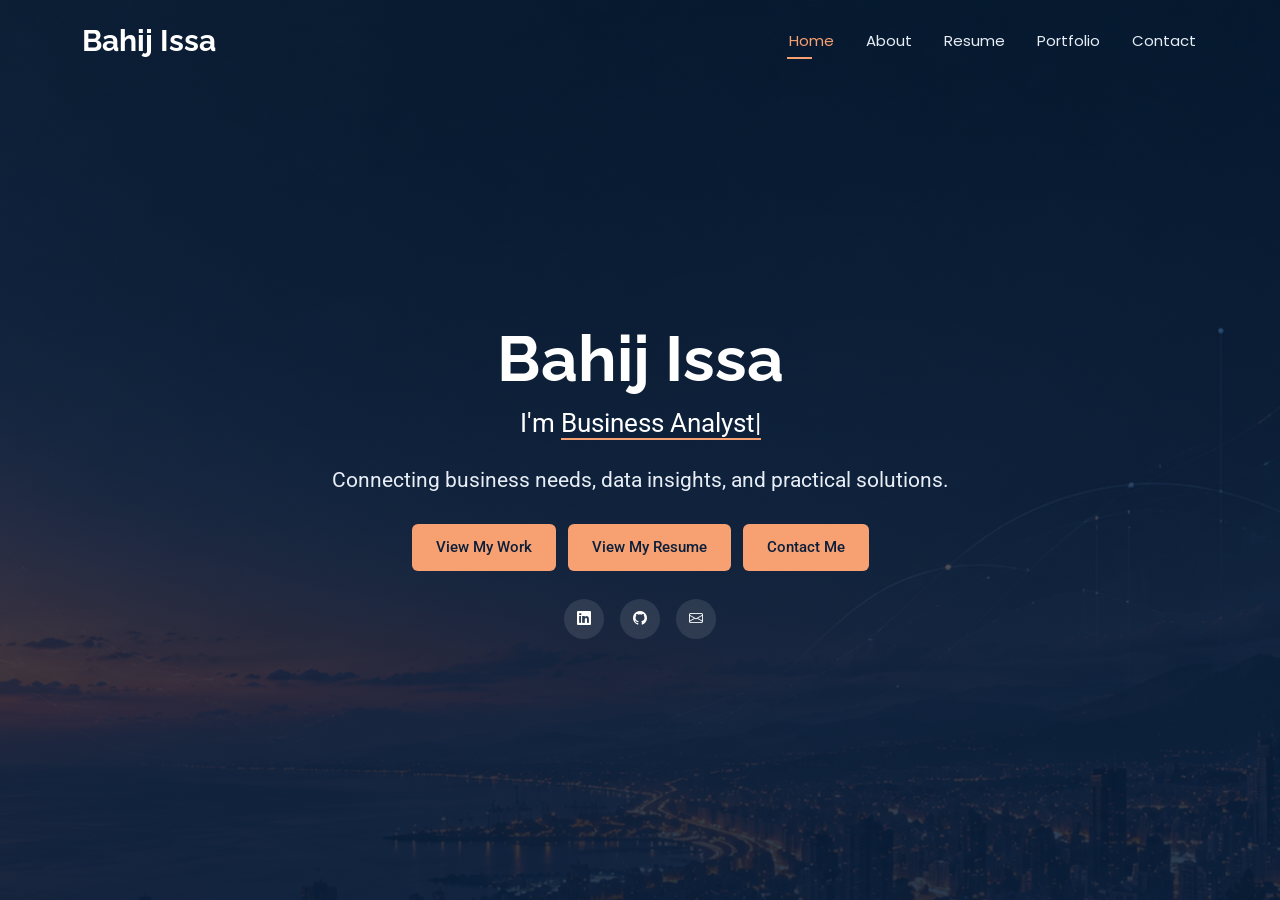
<file: index.html>
<!DOCTYPE html>
<html lang="en">

<head>
  <meta charset="utf-8">
  <meta content="width=device-width, initial-scale=1.0" name="viewport">
  <title>Bahij Issa | Business & Data Analyst</title>
  <meta name="description" content="Bahij Issa — Business &amp; Data Analyst. Explore my experience, projects, and contact information.">
  <meta name="keywords" content="">

  <!-- Favicons -->
  <link href="assets/img/favicon.png" rel="icon">
  <link href="assets/img/apple-touch-icon.png" rel="apple-touch-icon">

  <!-- Fonts -->
  <link href="https://fonts.googleapis.com" rel="preconnect">
  <link href="https://fonts.gstatic.com" rel="preconnect" crossorigin>
  <link href="https://fonts.googleapis.com/css2?family=Roboto:ital,wght@0,100;0,300;0,400;0,500;0,700;0,900;1,100;1,300;1,400;1,500;1,700;1,900&family=Poppins:ital,wght@0,100;0,200;0,300;0,400;0,500;0,600;0,700;0,800;0,900;1,100;1,200;1,300;1,400;1,500;1,600;1,700;1,800;1,900&family=Raleway:ital,wght@0,100;0,200;0,300;0,400;0,500;0,600;0,700;0,800;0,900;1,100;1,200;1,300;1,400;1,500;1,600;1,700;1,800;1,900&display=swap" rel="stylesheet">

  <!-- Vendor CSS Files -->
  <link href="assets/vendor/bootstrap/css/bootstrap.min.css" rel="stylesheet">
  <link href="assets/vendor/bootstrap-icons/bootstrap-icons.css" rel="stylesheet">
  <link href="assets/vendor/aos/aos.css" rel="stylesheet">
  <link href="assets/vendor/swiper/swiper-bundle.min.css" rel="stylesheet">
  <link href="assets/vendor/glightbox/css/glightbox.min.css" rel="stylesheet">

  <!-- Main CSS File -->
  <link href="assets/css/main.css" rel="stylesheet">

  <!-- =======================================================
  * Template Name: Personal
  * Template URL: https://bootstrapmade.com/personal-free-resume-bootstrap-template/
  * Updated: Mar 05 2025 with Bootstrap v5.3.3
  * Author: BootstrapMade.com
  * License: https://bootstrapmade.com/license/
  ======================================================== -->
</head>

<body class="index-page">

  <header id="header" class="header d-flex align-items-center fixed-top">
    <div class="container-fluid container-xl position-relative d-flex align-items-center justify-content-between">

      <a href="index.html" class="logo d-flex align-items-center">
        <!-- Uncomment the line below if you also wish to use an image logo -->
        <!-- <img src="assets/img/logo.webp" alt=""> -->
        <h1 class="sitename">Bahij Issa</h1>
      </a>

      <nav id="navmenu" class="navmenu">
        <ul>
          <li><a href="index.html" class="active">Home</a></li>
          <li><a href="about.html">About</a></li>
          <li><a href="resume.html">Resume</a></li>
          <li><a href="portfolio.html">Portfolio</a></li>
          <li><a href="contact.html">Contact</a></li>
        </ul>
        <button type="button" class="mobile-nav-toggle d-xl-none bi bi-list" aria-label="Open navigation" aria-controls="navmenu" aria-expanded="false"></button>
      </nav>

    </div>
  </header>

  <main class="main">

    <!-- Hero Section -->
    <section id="hero" class="hero section dark-background">

      <div class="hero-background" aria-hidden="true">
        <img src="assets/img/beirut-twilight-data-skyline.png" alt="" fetchpriority="high">
      </div>

      <div class="container hero-content" data-aos="zoom-out" data-aos-delay="100">
        <h2>Bahij Issa</h2>
        <p class="hero-role">I'm <span class="typed" data-typed-items="Business Analyst, Data Analyst, Business Strategy &amp; Analytics">Business Analyst</span></p>
        <p class="hero-tagline">Connecting business needs, data insights, and practical solutions.</p>
        <div class="hero-actions">
          <a href="portfolio.html" class="hero-btn">View My Work</a>
          <a href="resume.html" class="hero-btn">View My Resume</a>
          <a href="mailto:bahijissa8@gmail.com" class="hero-btn">Contact Me</a>
        </div>
        <div class="social-links">
          <a href="https://www.linkedin.com/in/bahij-issa/" aria-label="LinkedIn" target="_blank" rel="noopener noreferrer">
            <i class="bi bi-linkedin"></i>
          </a>

          <a href="https://github.com/Bijox" aria-label="GitHub" target="_blank" rel="noopener noreferrer">
            <i class="bi bi-github"></i>
          </a>

          <a href="mailto:bahijissa8@gmail.com" aria-label="Email Bahij Issa">
            <i class="bi bi-envelope"></i>
          </a>
        </div>

      </div>

    </section><!-- /Hero Section -->

  </main>

  <!-- Vendor JS Files -->
  <script src="assets/vendor/bootstrap/js/bootstrap.bundle.min.js"></script>
  <script src="assets/vendor/php-email-form/validate.js"></script>
  <script src="assets/vendor/aos/aos.js"></script>
  <script src="assets/vendor/typed.js/typed.umd.js"></script>
  <script src="assets/vendor/purecounter/purecounter_vanilla.js"></script>
  <script src="assets/vendor/waypoints/noframework.waypoints.js"></script>
  <script src="assets/vendor/swiper/swiper-bundle.min.js"></script>
  <script src="assets/vendor/glightbox/js/glightbox.min.js"></script>
  <script src="assets/vendor/imagesloaded/imagesloaded.pkgd.min.js"></script>
  <script src="assets/vendor/isotope-layout/isotope.pkgd.min.js"></script>

  <!-- Main JS File -->
  <script src="assets/js/main.js"></script>

</body>

</html>
</file>
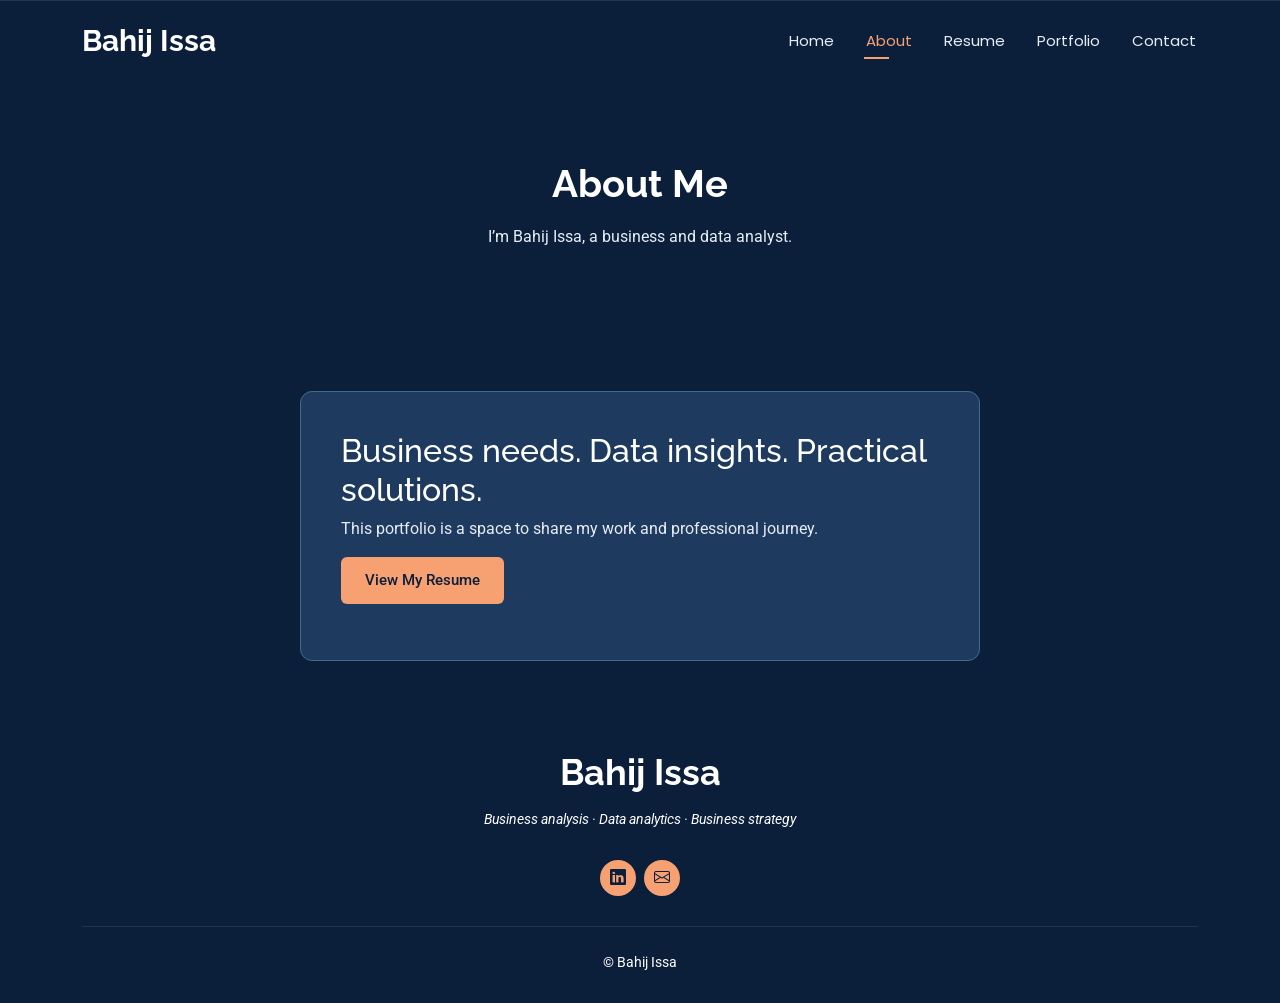
<file: about.html>
<!DOCTYPE html>
<html lang="en">

<head>
  <meta charset="utf-8">
  <meta content="width=device-width, initial-scale=1.0" name="viewport">
  <title>About Me | Bahij Issa</title>
  <meta name="description" content="About Me | Bahij Issa">
  <meta name="keywords" content="">

  <!-- Favicons -->
  <link href="assets/img/favicon.png" rel="icon">
  <link href="assets/img/apple-touch-icon.png" rel="apple-touch-icon">

  <!-- Fonts -->
  <link href="https://fonts.googleapis.com" rel="preconnect">
  <link href="https://fonts.gstatic.com" rel="preconnect" crossorigin>
  <link href="https://fonts.googleapis.com/css2?family=Roboto:ital,wght@0,100;0,300;0,400;0,500;0,700;0,900;1,100;1,300;1,400;1,500;1,700;1,900&family=Poppins:ital,wght@0,100;0,200;0,300;0,400;0,500;0,600;0,700;0,800;0,900;1,100;1,200;1,300;1,400;1,500;1,600;1,700;1,800;1,900&family=Raleway:ital,wght@0,100;0,200;0,300;0,400;0,500;0,600;0,700;0,800;0,900;1,100;1,200;1,300;1,400;1,500;1,600;1,700;1,800;1,900&display=swap" rel="stylesheet">

  <!-- Vendor CSS Files -->
  <link href="assets/vendor/bootstrap/css/bootstrap.min.css" rel="stylesheet">
  <link href="assets/vendor/bootstrap-icons/bootstrap-icons.css" rel="stylesheet">
  <link href="assets/vendor/aos/aos.css" rel="stylesheet">
  <link href="assets/vendor/swiper/swiper-bundle.min.css" rel="stylesheet">
  <link href="assets/vendor/glightbox/css/glightbox.min.css" rel="stylesheet">

  <!-- Main CSS File -->
  <link href="assets/css/main.css" rel="stylesheet">

  <!-- =======================================================
  * Template Name: Personal
  * Template URL: https://bootstrapmade.com/personal-free-resume-bootstrap-template/
  * Updated: Mar 05 2025 with Bootstrap v5.3.3
  * Author: BootstrapMade.com
  * License: https://bootstrapmade.com/license/
  ======================================================== -->
</head>

<body class="about-page">

  <header id="header" class="header d-flex align-items-center fixed-top">
    <div class="container-fluid container-xl position-relative d-flex align-items-center justify-content-between">

      <a href="index.html" class="logo d-flex align-items-center">
        <!-- Uncomment the line below if you also wish to use an image logo -->
        <!-- <img src="assets/img/logo.webp" alt=""> -->
        <h1 class="sitename">Bahij Issa</h1>
      </a>

      <nav id="navmenu" class="navmenu">
        <ul>
          <li><a href="index.html">Home</a></li>
          <li><a href="about.html" class="active">About</a></li>
          <li><a href="resume.html">Resume</a></li>
          <li><a href="portfolio.html">Portfolio</a></li>
          <li><a href="contact.html">Contact</a></li>
        </ul>
        <button type="button" class="mobile-nav-toggle d-xl-none bi bi-list" aria-label="Open navigation" aria-controls="navmenu" aria-expanded="false"></button>
      </nav>

    </div>
  </header>

  <main class="main"><div class="page-title"><div class="heading"><div class="container text-center"><h1>About Me</h1><p class="cv-intro">I’m Bahij Issa, a business and data analyst.</p></div></div></div>
<section class="resume section"><div class="container"><div class="cv-contact-panel"><h2>Business needs. Data insights. Practical solutions.</h2><p>This portfolio is a space to share my work and professional journey.</p><p><a class="hero-btn" href="resume.html">View My Resume</a></p></div></div></section></main>

  <footer id="footer" class="footer dark-background"><div class="container">
<h3 class="sitename">Bahij Issa</h3><p>Business analysis · Data analytics · Business strategy</p>
<div class="social-links d-flex justify-content-center">
<a href="https://www.linkedin.com/in/bahij-issa/" aria-label="LinkedIn" target="_blank" rel="noopener noreferrer"><i class="bi bi-linkedin"></i></a>
<a href="mailto:bahijissa8@gmail.com" aria-label="Email Bahij Issa"><i class="bi bi-envelope"></i></a></div>
<div class="copyright">© Bahij Issa</div>
</div></footer>

  <!-- Scroll Top -->
  <a href="#" id="scroll-top" class="scroll-top d-flex align-items-center justify-content-center"><i class="bi bi-arrow-up-short"></i></a>

  <!-- Preloader -->
  <div id="preloader"></div>

  <!-- Vendor JS Files -->
  <script src="assets/vendor/bootstrap/js/bootstrap.bundle.min.js"></script>
  <script src="assets/vendor/php-email-form/validate.js"></script>
  <script src="assets/vendor/aos/aos.js"></script>
  <script src="assets/vendor/typed.js/typed.umd.js"></script>
  <script src="assets/vendor/purecounter/purecounter_vanilla.js"></script>
  <script src="assets/vendor/waypoints/noframework.waypoints.js"></script>
  <script src="assets/vendor/swiper/swiper-bundle.min.js"></script>
  <script src="assets/vendor/glightbox/js/glightbox.min.js"></script>
  <script src="assets/vendor/imagesloaded/imagesloaded.pkgd.min.js"></script>
  <script src="assets/vendor/isotope-layout/isotope.pkgd.min.js"></script>

  <!-- Main JS File -->
  <script src="assets/js/main.js"></script>

</body>

</html>
</file>
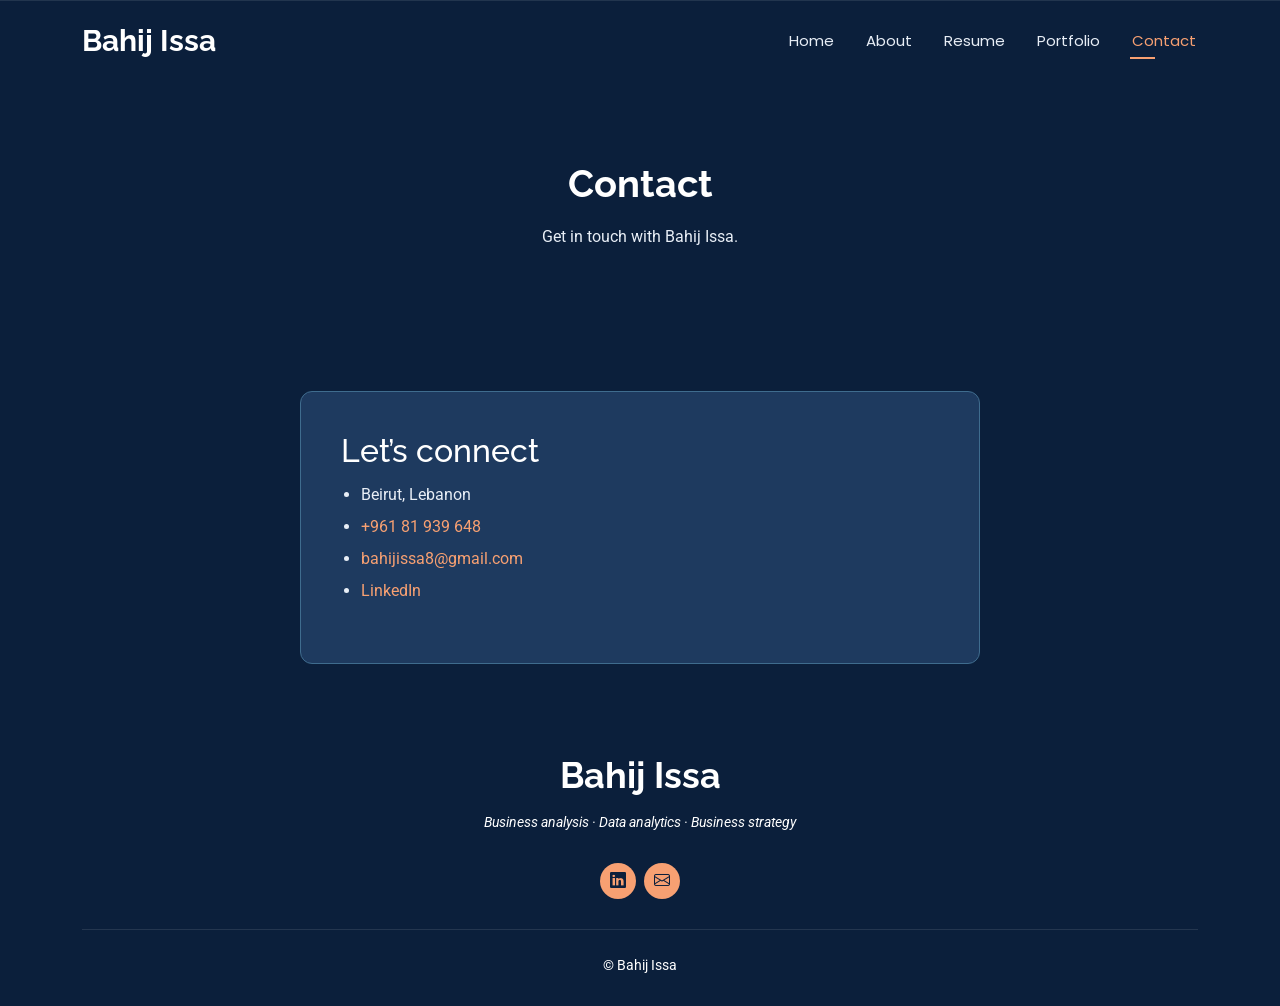
<file: contact.html>
<!DOCTYPE html>
<html lang="en">

<head>
  <meta charset="utf-8">
  <meta content="width=device-width, initial-scale=1.0" name="viewport">
  <title>Contact | Bahij Issa</title>
  <meta name="description" content="Contact | Bahij Issa">
  <meta name="keywords" content="">

  <!-- Favicons -->
  <link href="assets/img/favicon.png" rel="icon">
  <link href="assets/img/apple-touch-icon.png" rel="apple-touch-icon">

  <!-- Fonts -->
  <link href="https://fonts.googleapis.com" rel="preconnect">
  <link href="https://fonts.gstatic.com" rel="preconnect" crossorigin>
  <link href="https://fonts.googleapis.com/css2?family=Roboto:ital,wght@0,100;0,300;0,400;0,500;0,700;0,900;1,100;1,300;1,400;1,500;1,700;1,900&family=Poppins:ital,wght@0,100;0,200;0,300;0,400;0,500;0,600;0,700;0,800;0,900;1,100;1,200;1,300;1,400;1,500;1,600;1,700;1,800;1,900&family=Raleway:ital,wght@0,100;0,200;0,300;0,400;0,500;0,600;0,700;0,800;0,900;1,100;1,200;1,300;1,400;1,500;1,600;1,700;1,800;1,900&display=swap" rel="stylesheet">

  <!-- Vendor CSS Files -->
  <link href="assets/vendor/bootstrap/css/bootstrap.min.css" rel="stylesheet">
  <link href="assets/vendor/bootstrap-icons/bootstrap-icons.css" rel="stylesheet">
  <link href="assets/vendor/aos/aos.css" rel="stylesheet">
  <link href="assets/vendor/swiper/swiper-bundle.min.css" rel="stylesheet">
  <link href="assets/vendor/glightbox/css/glightbox.min.css" rel="stylesheet">

  <!-- Main CSS File -->
  <link href="assets/css/main.css" rel="stylesheet">

  <!-- =======================================================
  * Template Name: Personal
  * Template URL: https://bootstrapmade.com/personal-free-resume-bootstrap-template/
  * Updated: Mar 05 2025 with Bootstrap v5.3.3
  * Author: BootstrapMade.com
  * License: https://bootstrapmade.com/license/
  ======================================================== -->
</head>

<body class="contact-page">

  <header id="header" class="header d-flex align-items-center fixed-top">
    <div class="container-fluid container-xl position-relative d-flex align-items-center justify-content-between">

      <a href="index.html" class="logo d-flex align-items-center">
        <!-- Uncomment the line below if you also wish to use an image logo -->
        <!-- <img src="assets/img/logo.webp" alt=""> -->
        <h1 class="sitename">Bahij Issa</h1>
      </a>

      <nav id="navmenu" class="navmenu">
        <ul>
          <li><a href="index.html">Home</a></li>
          <li><a href="about.html">About</a></li>
          <li><a href="resume.html">Resume</a></li>
          <li><a href="portfolio.html">Portfolio</a></li>
          <li><a href="contact.html" class="active">Contact</a></li>
        </ul>
        <button type="button" class="mobile-nav-toggle d-xl-none bi bi-list" aria-label="Open navigation" aria-controls="navmenu" aria-expanded="false"></button>
      </nav>

    </div>
  </header>

  <main class="main"><div class="page-title"><div class="heading"><div class="container text-center"><h1>Contact</h1><p class="cv-intro">Get in touch with Bahij Issa.</p></div></div></div>
<section class="resume section"><div class="container"><div class="cv-contact-panel"><h2>Let’s connect</h2><ul class="cv-contact"><li>Beirut, Lebanon</li><li><a href="tel:+96181939648">+961 81 939 648</a></li><li><a href="mailto:bahijissa8@gmail.com">bahijissa8@gmail.com</a></li><li><a href="https://www.linkedin.com/in/bahij-issa/" target="_blank" rel="noopener noreferrer">LinkedIn</a></li></ul></div></div></section></main>

  <footer id="footer" class="footer dark-background"><div class="container">
<h3 class="sitename">Bahij Issa</h3><p>Business analysis · Data analytics · Business strategy</p>
<div class="social-links d-flex justify-content-center">
<a href="https://www.linkedin.com/in/bahij-issa/" aria-label="LinkedIn" target="_blank" rel="noopener noreferrer"><i class="bi bi-linkedin"></i></a>
<a href="mailto:bahijissa8@gmail.com" aria-label="Email Bahij Issa"><i class="bi bi-envelope"></i></a></div>
<div class="copyright">© Bahij Issa</div>
</div></footer>

  <!-- Scroll Top -->
  <a href="#" id="scroll-top" class="scroll-top d-flex align-items-center justify-content-center"><i class="bi bi-arrow-up-short"></i></a>

  <!-- Preloader -->
  <div id="preloader"></div>

  <!-- Vendor JS Files -->
  <script src="assets/vendor/bootstrap/js/bootstrap.bundle.min.js"></script>
  <script src="assets/vendor/php-email-form/validate.js"></script>
  <script src="assets/vendor/aos/aos.js"></script>
  <script src="assets/vendor/typed.js/typed.umd.js"></script>
  <script src="assets/vendor/purecounter/purecounter_vanilla.js"></script>
  <script src="assets/vendor/waypoints/noframework.waypoints.js"></script>
  <script src="assets/vendor/swiper/swiper-bundle.min.js"></script>
  <script src="assets/vendor/glightbox/js/glightbox.min.js"></script>
  <script src="assets/vendor/imagesloaded/imagesloaded.pkgd.min.js"></script>
  <script src="assets/vendor/isotope-layout/isotope.pkgd.min.js"></script>

  <!-- Main JS File -->
  <script src="assets/js/main.js"></script>

</body>

</html>
</file>
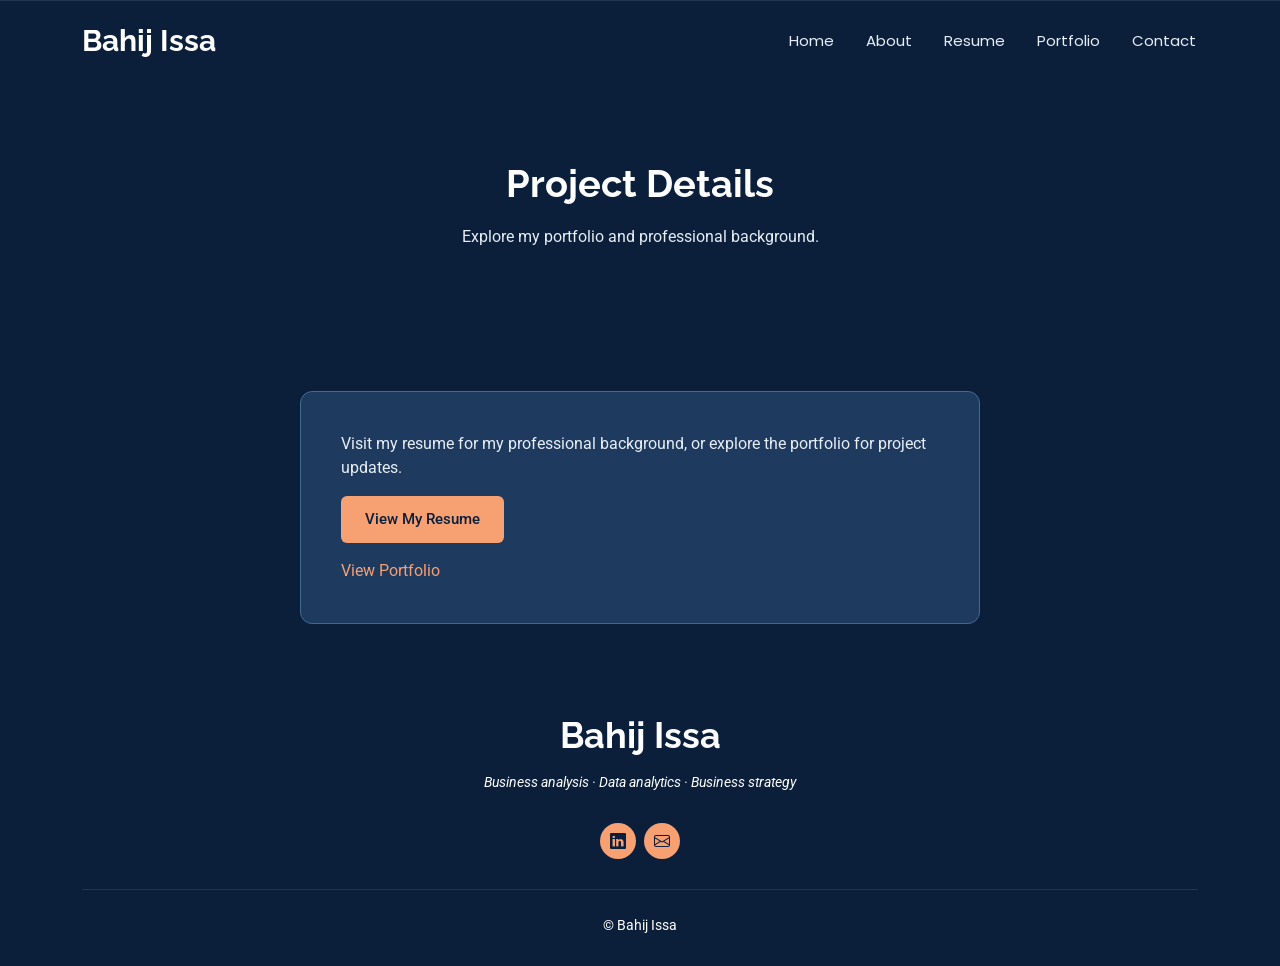
<file: portfolio-details.html>
<!DOCTYPE html>
<html lang="en">

<head>
  <meta charset="utf-8">
  <meta content="width=device-width, initial-scale=1.0" name="viewport">
  <title>Project Details | Bahij Issa</title>
  <meta name="description" content="Project Details | Bahij Issa">
  <meta name="keywords" content="">

  <!-- Favicons -->
  <link href="assets/img/favicon.png" rel="icon">
  <link href="assets/img/apple-touch-icon.png" rel="apple-touch-icon">

  <!-- Fonts -->
  <link href="https://fonts.googleapis.com" rel="preconnect">
  <link href="https://fonts.gstatic.com" rel="preconnect" crossorigin>
  <link href="https://fonts.googleapis.com/css2?family=Roboto:ital,wght@0,100;0,300;0,400;0,500;0,700;0,900;1,100;1,300;1,400;1,500;1,700;1,900&family=Poppins:ital,wght@0,100;0,200;0,300;0,400;0,500;0,600;0,700;0,800;0,900;1,100;1,200;1,300;1,400;1,500;1,600;1,700;1,800;1,900&family=Raleway:ital,wght@0,100;0,200;0,300;0,400;0,500;0,600;0,700;0,800;0,900;1,100;1,200;1,300;1,400;1,500;1,600;1,700;1,800;1,900&display=swap" rel="stylesheet">

  <!-- Vendor CSS Files -->
  <link href="assets/vendor/bootstrap/css/bootstrap.min.css" rel="stylesheet">
  <link href="assets/vendor/bootstrap-icons/bootstrap-icons.css" rel="stylesheet">
  <link href="assets/vendor/aos/aos.css" rel="stylesheet">
  <link href="assets/vendor/swiper/swiper-bundle.min.css" rel="stylesheet">
  <link href="assets/vendor/glightbox/css/glightbox.min.css" rel="stylesheet">

  <!-- Main CSS File -->
  <link href="assets/css/main.css" rel="stylesheet">

  <!-- =======================================================
  * Template Name: Personal
  * Template URL: https://bootstrapmade.com/personal-free-resume-bootstrap-template/
  * Updated: Mar 05 2025 with Bootstrap v5.3.3
  * Author: BootstrapMade.com
  * License: https://bootstrapmade.com/license/
  ======================================================== -->
</head>

<body class="portfolio-details-page">

  <header id="header" class="header d-flex align-items-center fixed-top">
    <div class="container-fluid container-xl position-relative d-flex align-items-center justify-content-between">

      <a href="index.html" class="logo d-flex align-items-center">
        <!-- Uncomment the line below if you also wish to use an image logo -->
        <!-- <img src="assets/img/logo.webp" alt=""> -->
        <h1 class="sitename">Bahij Issa</h1>
      </a>

      <nav id="navmenu" class="navmenu">
        <ul>
          <li><a href="index.html">Home</a></li>
          <li><a href="about.html">About</a></li>
          <li><a href="resume.html">Resume</a></li>
          <li><a href="portfolio.html">Portfolio</a></li>
          <li><a href="contact.html">Contact</a></li>
        </ul>
        <button type="button" class="mobile-nav-toggle d-xl-none bi bi-list" aria-label="Open navigation" aria-controls="navmenu" aria-expanded="false"></button>
      </nav>

    </div>
  </header>

  <main class="main"><div class="page-title"><div class="heading"><div class="container text-center"><h1>Project Details</h1><p class="cv-intro">Explore my portfolio and professional background.</p></div></div></div>
<section class="resume section"><div class="container"><div class="cv-contact-panel"><p>Visit my resume for my professional background, or explore the portfolio for project updates.</p><p><a class="hero-btn" href="resume.html">View My Resume</a></p><a href="portfolio.html">View Portfolio</a></div></div></section></main>

  <footer id="footer" class="footer dark-background"><div class="container">
<h3 class="sitename">Bahij Issa</h3><p>Business analysis · Data analytics · Business strategy</p>
<div class="social-links d-flex justify-content-center">
<a href="https://www.linkedin.com/in/bahij-issa/" aria-label="LinkedIn" target="_blank" rel="noopener noreferrer"><i class="bi bi-linkedin"></i></a>
<a href="mailto:bahijissa8@gmail.com" aria-label="Email Bahij Issa"><i class="bi bi-envelope"></i></a></div>
<div class="copyright">© Bahij Issa</div>
</div></footer>

  <!-- Scroll Top -->
  <a href="#" id="scroll-top" class="scroll-top d-flex align-items-center justify-content-center"><i class="bi bi-arrow-up-short"></i></a>

  <!-- Preloader -->
  <div id="preloader"></div>

  <!-- Vendor JS Files -->
  <script src="assets/vendor/bootstrap/js/bootstrap.bundle.min.js"></script>
  <script src="assets/vendor/php-email-form/validate.js"></script>
  <script src="assets/vendor/aos/aos.js"></script>
  <script src="assets/vendor/typed.js/typed.umd.js"></script>
  <script src="assets/vendor/purecounter/purecounter_vanilla.js"></script>
  <script src="assets/vendor/waypoints/noframework.waypoints.js"></script>
  <script src="assets/vendor/swiper/swiper-bundle.min.js"></script>
  <script src="assets/vendor/glightbox/js/glightbox.min.js"></script>
  <script src="assets/vendor/imagesloaded/imagesloaded.pkgd.min.js"></script>
  <script src="assets/vendor/isotope-layout/isotope.pkgd.min.js"></script>

  <!-- Main JS File -->
  <script src="assets/js/main.js"></script>

</body>

</html>
</file>
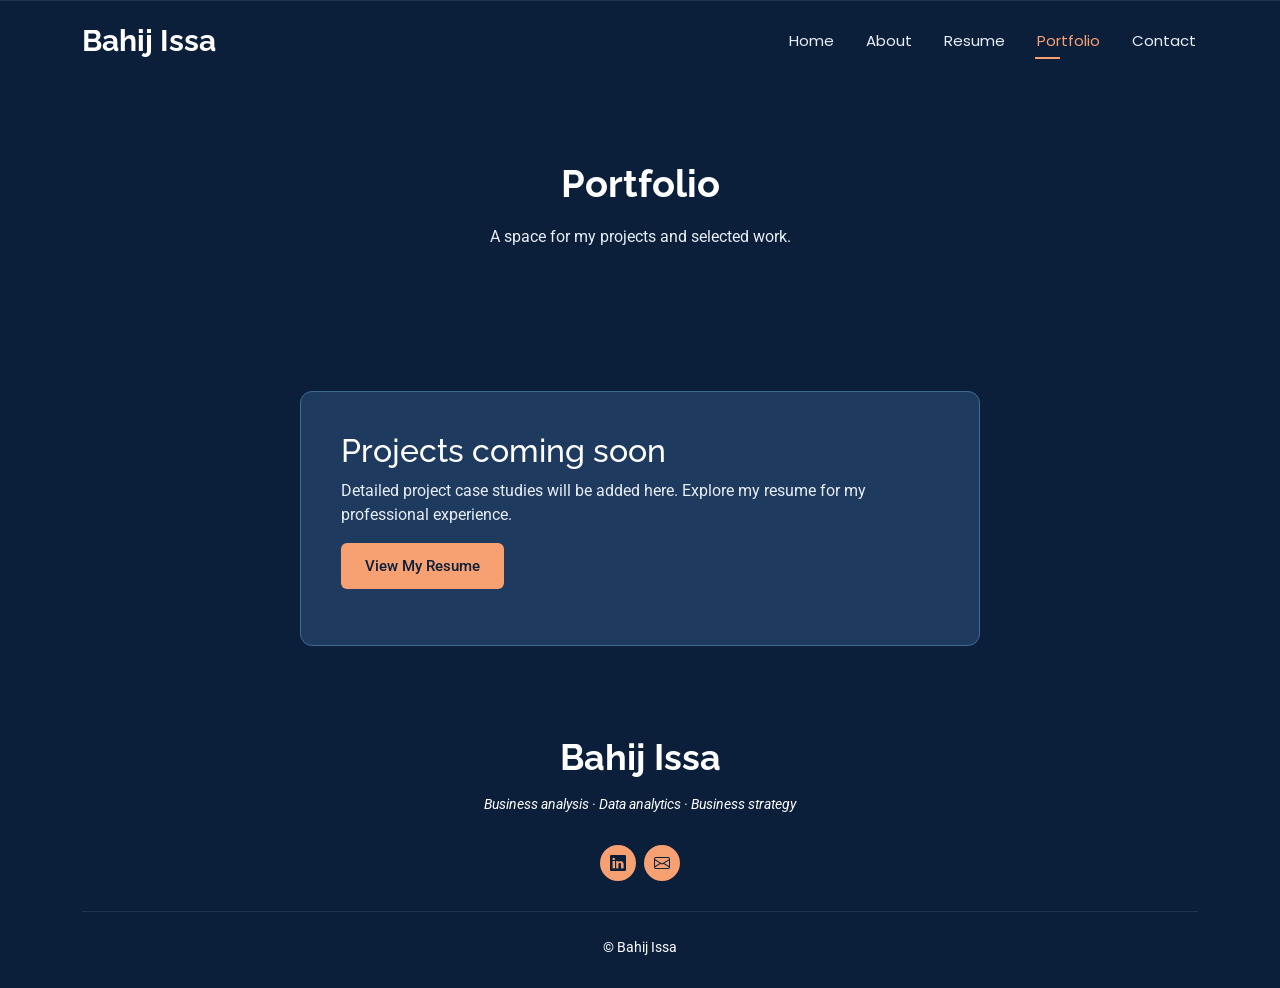
<file: portfolio.html>
<!DOCTYPE html>
<html lang="en">

<head>
  <meta charset="utf-8">
  <meta content="width=device-width, initial-scale=1.0" name="viewport">
  <title>Portfolio | Bahij Issa</title>
  <meta name="description" content="Portfolio | Bahij Issa">
  <meta name="keywords" content="">

  <!-- Favicons -->
  <link href="assets/img/favicon.png" rel="icon">
  <link href="assets/img/apple-touch-icon.png" rel="apple-touch-icon">

  <!-- Fonts -->
  <link href="https://fonts.googleapis.com" rel="preconnect">
  <link href="https://fonts.gstatic.com" rel="preconnect" crossorigin>
  <link href="https://fonts.googleapis.com/css2?family=Roboto:ital,wght@0,100;0,300;0,400;0,500;0,700;0,900;1,100;1,300;1,400;1,500;1,700;1,900&family=Poppins:ital,wght@0,100;0,200;0,300;0,400;0,500;0,600;0,700;0,800;0,900;1,100;1,200;1,300;1,400;1,500;1,600;1,700;1,800;1,900&family=Raleway:ital,wght@0,100;0,200;0,300;0,400;0,500;0,600;0,700;0,800;0,900;1,100;1,200;1,300;1,400;1,500;1,600;1,700;1,800;1,900&display=swap" rel="stylesheet">

  <!-- Vendor CSS Files -->
  <link href="assets/vendor/bootstrap/css/bootstrap.min.css" rel="stylesheet">
  <link href="assets/vendor/bootstrap-icons/bootstrap-icons.css" rel="stylesheet">
  <link href="assets/vendor/aos/aos.css" rel="stylesheet">
  <link href="assets/vendor/swiper/swiper-bundle.min.css" rel="stylesheet">
  <link href="assets/vendor/glightbox/css/glightbox.min.css" rel="stylesheet">

  <!-- Main CSS File -->
  <link href="assets/css/main.css" rel="stylesheet">

  <!-- =======================================================
  * Template Name: Personal
  * Template URL: https://bootstrapmade.com/personal-free-resume-bootstrap-template/
  * Updated: Mar 05 2025 with Bootstrap v5.3.3
  * Author: BootstrapMade.com
  * License: https://bootstrapmade.com/license/
  ======================================================== -->
</head>

<body class="portfolio-page">

  <header id="header" class="header d-flex align-items-center fixed-top">
    <div class="container-fluid container-xl position-relative d-flex align-items-center justify-content-between">

      <a href="index.html" class="logo d-flex align-items-center">
        <!-- Uncomment the line below if you also wish to use an image logo -->
        <!-- <img src="assets/img/logo.webp" alt=""> -->
        <h1 class="sitename">Bahij Issa</h1>
      </a>

      <nav id="navmenu" class="navmenu">
        <ul>
          <li><a href="index.html">Home</a></li>
          <li><a href="about.html">About</a></li>
          <li><a href="resume.html">Resume</a></li>
          <li><a href="portfolio.html" class="active">Portfolio</a></li>
          <li><a href="contact.html">Contact</a></li>
        </ul>
        <button type="button" class="mobile-nav-toggle d-xl-none bi bi-list" aria-label="Open navigation" aria-controls="navmenu" aria-expanded="false"></button>
      </nav>

    </div>
  </header>

  <main class="main"><div class="page-title"><div class="heading"><div class="container text-center"><h1>Portfolio</h1><p class="cv-intro">A space for my projects and selected work.</p></div></div></div>
<section class="resume section"><div class="container"><div class="cv-contact-panel"><h2>Projects coming soon</h2><p>Detailed project case studies will be added here. Explore my resume for my professional experience.</p><p><a class="hero-btn" href="resume.html">View My Resume</a></p></div></div></section></main>

  <footer id="footer" class="footer dark-background"><div class="container">
<h3 class="sitename">Bahij Issa</h3><p>Business analysis · Data analytics · Business strategy</p>
<div class="social-links d-flex justify-content-center">
<a href="https://www.linkedin.com/in/bahij-issa/" aria-label="LinkedIn" target="_blank" rel="noopener noreferrer"><i class="bi bi-linkedin"></i></a>
<a href="mailto:bahijissa8@gmail.com" aria-label="Email Bahij Issa"><i class="bi bi-envelope"></i></a></div>
<div class="copyright">© Bahij Issa</div>
</div></footer>

  <!-- Scroll Top -->
  <a href="#" id="scroll-top" class="scroll-top d-flex align-items-center justify-content-center"><i class="bi bi-arrow-up-short"></i></a>

  <!-- Preloader -->
  <div id="preloader"></div>

  <!-- Vendor JS Files -->
  <script src="assets/vendor/bootstrap/js/bootstrap.bundle.min.js"></script>
  <script src="assets/vendor/php-email-form/validate.js"></script>
  <script src="assets/vendor/aos/aos.js"></script>
  <script src="assets/vendor/typed.js/typed.umd.js"></script>
  <script src="assets/vendor/purecounter/purecounter_vanilla.js"></script>
  <script src="assets/vendor/waypoints/noframework.waypoints.js"></script>
  <script src="assets/vendor/swiper/swiper-bundle.min.js"></script>
  <script src="assets/vendor/glightbox/js/glightbox.min.js"></script>
  <script src="assets/vendor/imagesloaded/imagesloaded.pkgd.min.js"></script>
  <script src="assets/vendor/isotope-layout/isotope.pkgd.min.js"></script>

  <!-- Main JS File -->
  <script src="assets/js/main.js"></script>

</body>

</html>
</file>
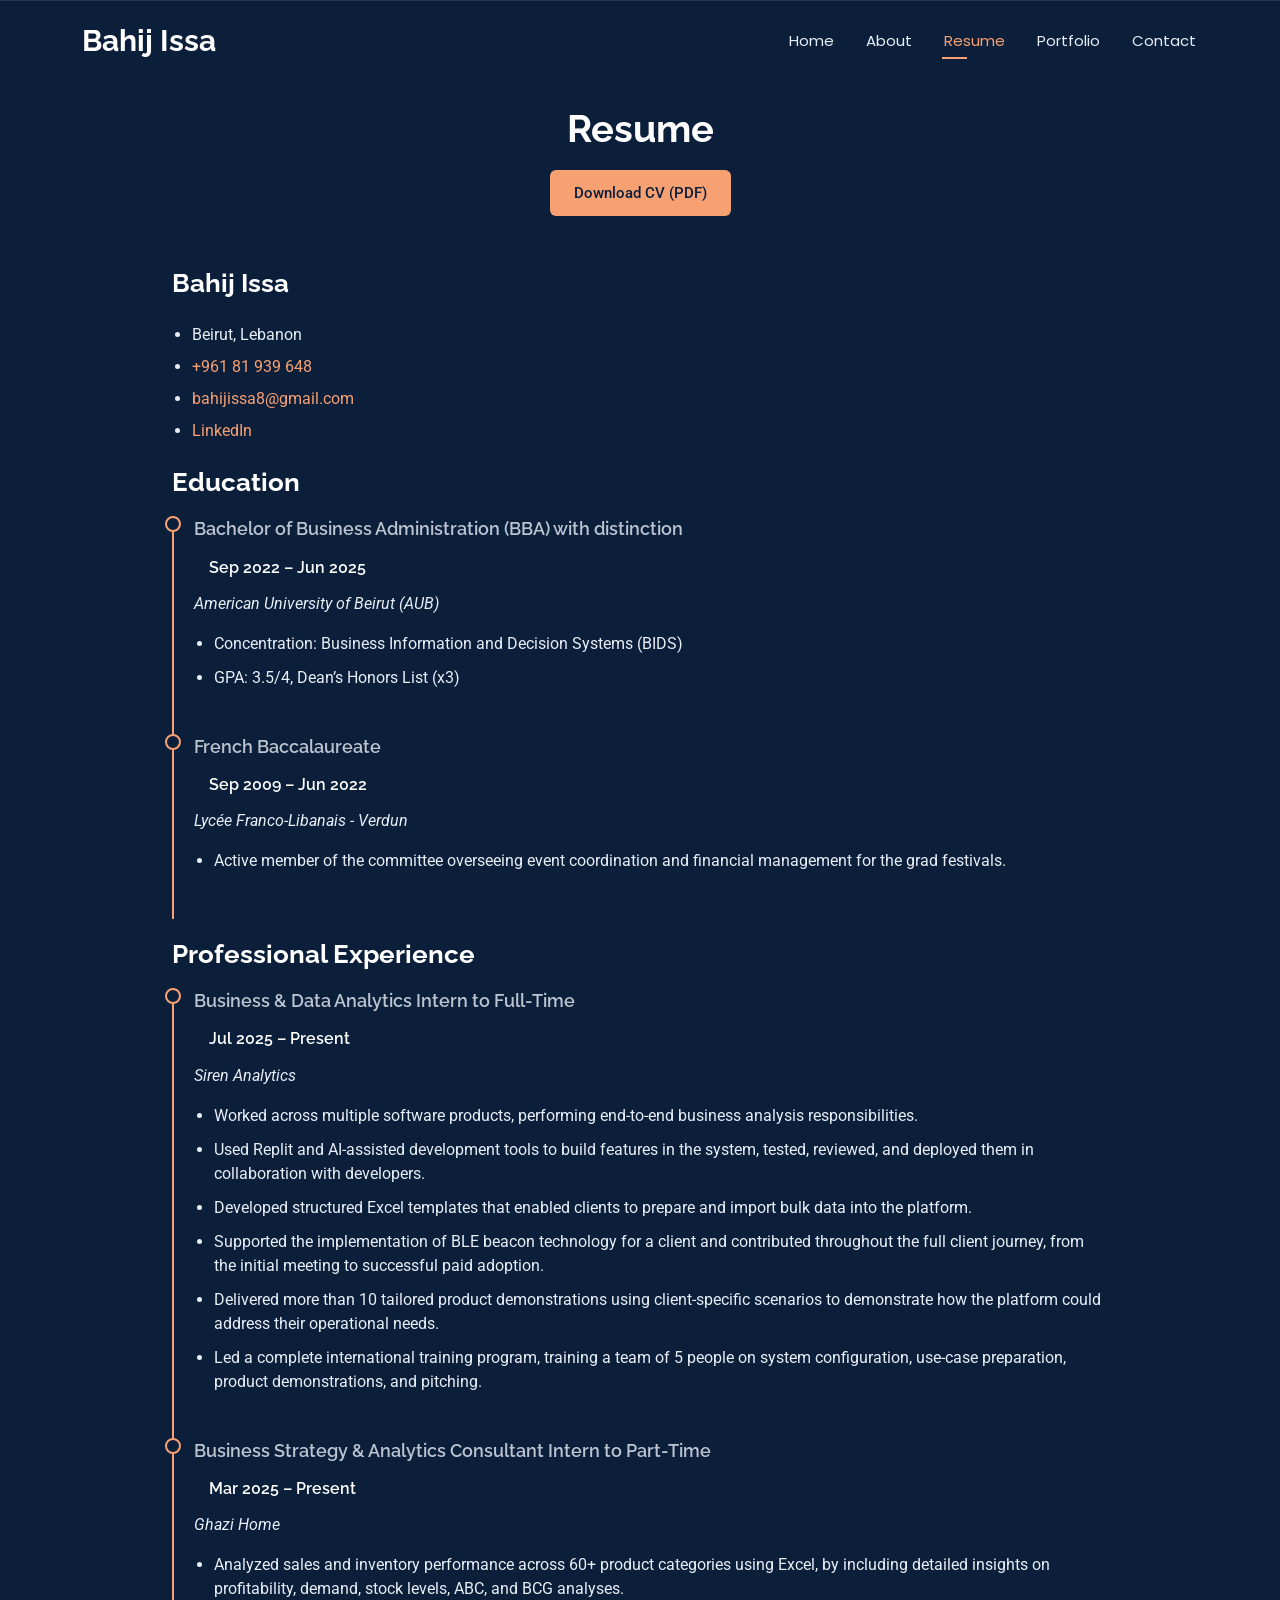
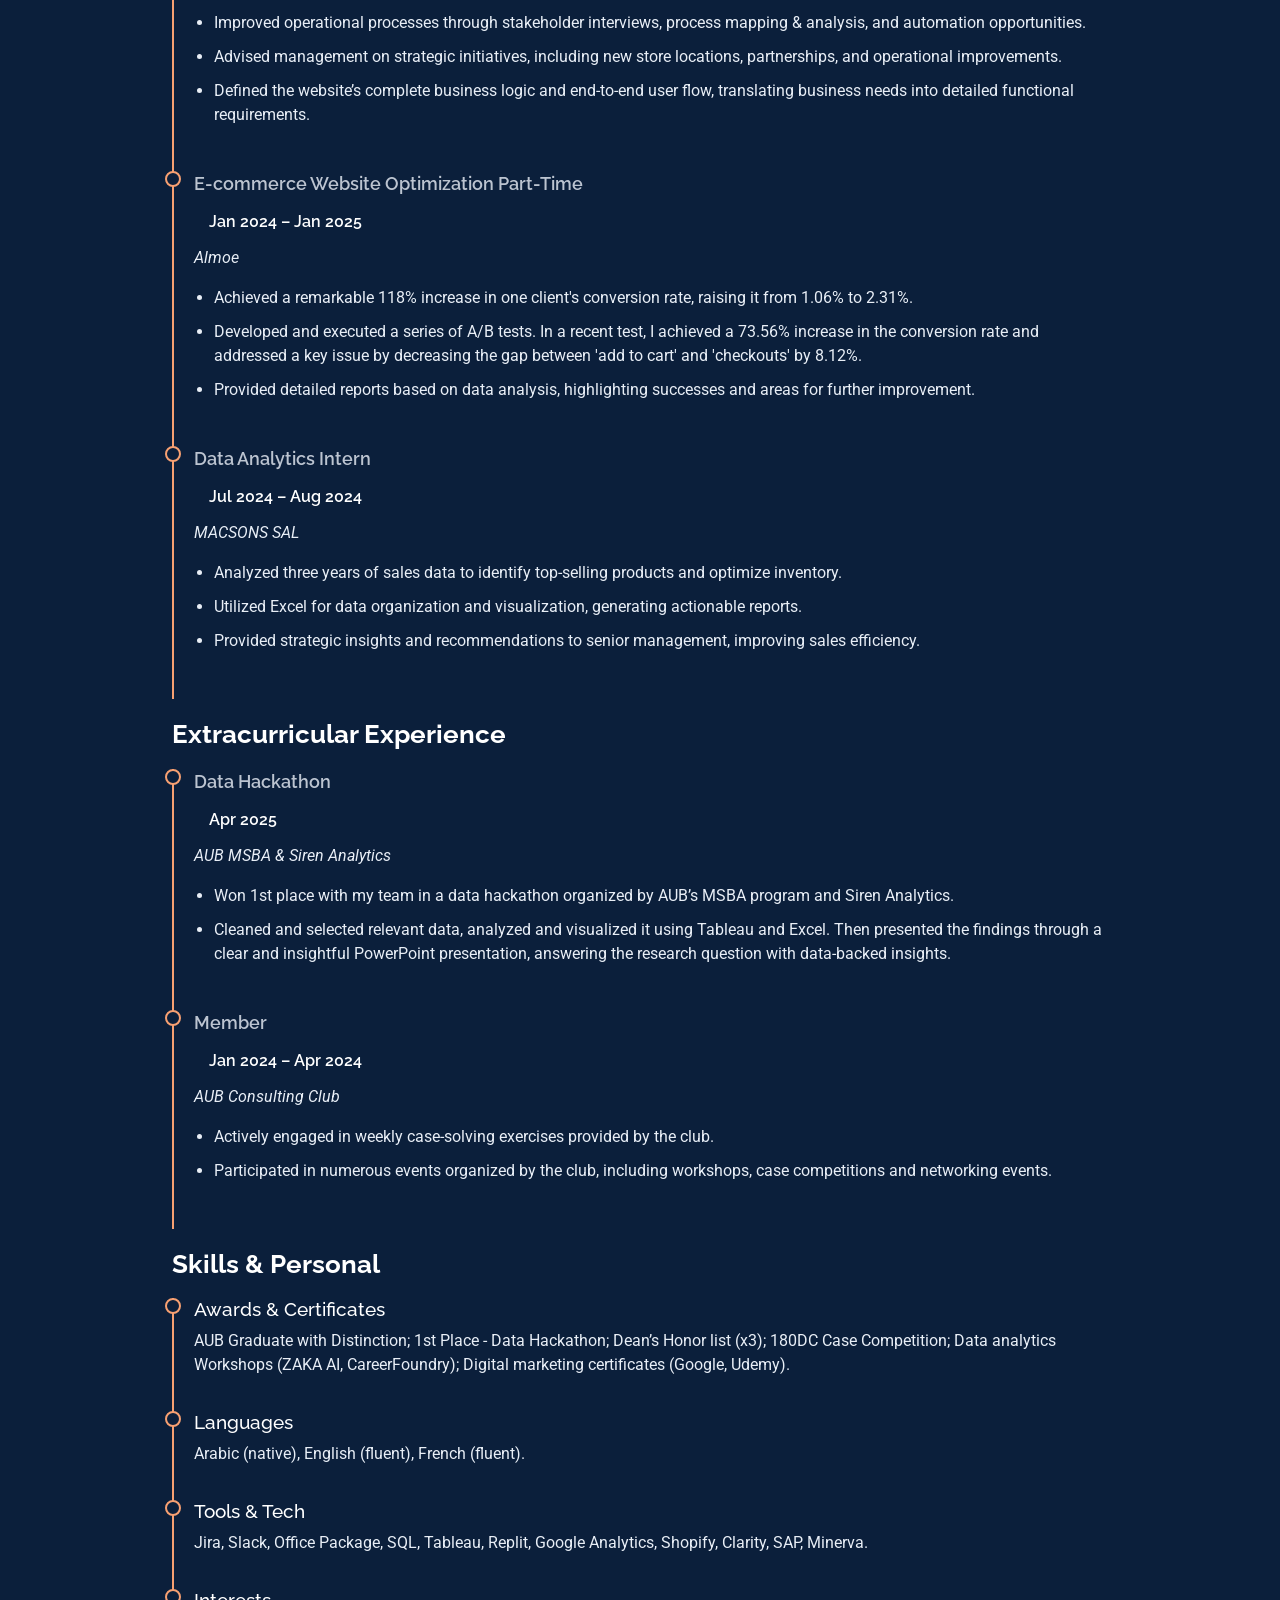
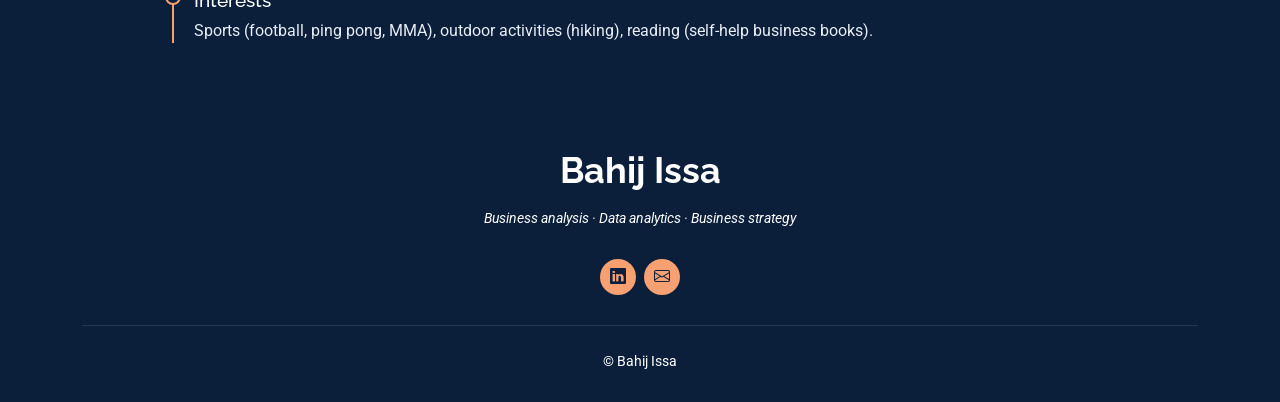
<file: resume.html>
<!DOCTYPE html>
<html lang="en">

<head>
  <meta charset="utf-8">
  <meta content="width=device-width, initial-scale=1.0" name="viewport">
  <title>Resume | Bahij Issa</title>
  <meta name="description" content="Education, professional experience, and skills.">
  <meta name="keywords" content="">

  <!-- Favicons -->
  <link href="assets/img/favicon.png" rel="icon">
  <link href="assets/img/apple-touch-icon.png" rel="apple-touch-icon">

  <!-- Fonts -->
  <link href="https://fonts.googleapis.com" rel="preconnect">
  <link href="https://fonts.gstatic.com" rel="preconnect" crossorigin>
  <link href="https://fonts.googleapis.com/css2?family=Roboto:ital,wght@0,100;0,300;0,400;0,500;0,700;0,900;1,100;1,300;1,400;1,500;1,700;1,900&family=Poppins:ital,wght@0,100;0,200;0,300;0,400;0,500;0,600;0,700;0,800;0,900;1,100;1,200;1,300;1,400;1,500;1,600;1,700;1,800;1,900&family=Raleway:ital,wght@0,100;0,200;0,300;0,400;0,500;0,600;0,700;0,800;0,900;1,100;1,200;1,300;1,400;1,500;1,600;1,700;1,800;1,900&display=swap" rel="stylesheet">

  <!-- Vendor CSS Files -->
  <link href="assets/vendor/bootstrap/css/bootstrap.min.css" rel="stylesheet">
  <link href="assets/vendor/bootstrap-icons/bootstrap-icons.css" rel="stylesheet">
  <link href="assets/vendor/aos/aos.css" rel="stylesheet">
  <link href="assets/vendor/swiper/swiper-bundle.min.css" rel="stylesheet">
  <link href="assets/vendor/glightbox/css/glightbox.min.css" rel="stylesheet">

  <!-- Main CSS File -->
  <link href="assets/css/main.css" rel="stylesheet">

  <!-- =======================================================
  * Template Name: Personal
  * Template URL: https://bootstrapmade.com/personal-free-resume-bootstrap-template/
  * Updated: Mar 05 2025 with Bootstrap v5.3.3
  * Author: BootstrapMade.com
  * License: https://bootstrapmade.com/license/
  ======================================================== -->
</head>

<body class="resume-page">

  <header id="header" class="header d-flex align-items-center fixed-top">
    <div class="container-fluid container-xl position-relative d-flex align-items-center justify-content-between">

      <a href="index.html" class="logo d-flex align-items-center">
        <!-- Uncomment the line below if you also wish to use an image logo -->
        <!-- <img src="assets/img/logo.webp" alt=""> -->
        <h1 class="sitename">Bahij Issa</h1>
      </a>

      <nav id="navmenu" class="navmenu">
        <ul>
          <li><a href="index.html">Home</a></li>
          <li><a href="about.html">About</a></li>
          <li><a href="resume.html" class="active">Resume</a></li>
          <li><a href="portfolio.html">Portfolio</a></li>
          <li><a href="contact.html">Contact</a></li>
        </ul>
        <button type="button" class="mobile-nav-toggle d-xl-none bi bi-list" aria-label="Open navigation" aria-controls="navmenu" aria-expanded="false"></button>
      </nav>

    </div>
  </header>

  <main class="main"><div class="page-title"><div class="heading"><div class="container text-center"><h1>Resume</h1>
              <div class="cv-download resume-download">
                <a class="hero-btn" href="assets/files/Bahij-Issa-CV.pdf" download>Download CV (PDF)</a>
              </div></div></div></div>
<section class="resume section"><div class="container resume-content">
<h2 class="resume-title">Bahij Issa</h2><ul class="cv-contact"><li>Beirut, Lebanon</li><li><a href="tel:+96181939648">+961 81 939 648</a></li><li><a href="mailto:bahijissa8@gmail.com">bahijissa8@gmail.com</a></li><li><a href="https://www.linkedin.com/in/bahij-issa/" target="_blank" rel="noopener noreferrer">LinkedIn</a></li></ul>
<h2 class="resume-title">Education</h2><article class="resume-item"><h4>Bachelor of Business Administration (BBA) with distinction</h4><h5>Sep 2022 – Jun 2025</h5><p><em>American University of Beirut (AUB)</em></p><ul><li>Concentration: Business Information and Decision Systems (BIDS)</li><li>GPA: 3.5/4, Dean’s Honors List (x3)</li></ul></article><article class="resume-item"><h4>French Baccalaureate</h4><h5>Sep 2009 – Jun 2022</h5><p><em>Lycée Franco-Libanais - Verdun</em></p><ul><li>Active member of the committee overseeing event coordination and financial management for the grad festivals.</li></ul></article>
<h2 class="resume-title">Professional Experience</h2><article class="resume-item"><h4>Business &amp; Data Analytics Intern to Full-Time</h4><h5>Jul 2025 – Present</h5><p><em>Siren Analytics</em></p><ul><li>Worked across multiple software products, performing end-to-end business analysis responsibilities.</li><li>Used Replit and AI-assisted development tools to build features in the system, tested, reviewed, and deployed them in collaboration with developers.</li><li>Developed structured Excel templates that enabled clients to prepare and import bulk data into the platform.</li><li>Supported the implementation of BLE beacon technology for a client and contributed throughout the full client journey, from the initial meeting to successful paid adoption.</li><li>Delivered more than 10 tailored product demonstrations using client-specific scenarios to demonstrate how the platform could address their operational needs.</li><li>Led a complete international training program, training a team of 5 people on system configuration, use-case preparation, product demonstrations, and pitching.</li></ul></article><article class="resume-item"><h4>Business Strategy &amp; Analytics Consultant Intern to Part-Time</h4><h5>Mar 2025 – Present</h5><p><em>Ghazi Home</em></p><ul><li>Analyzed sales and inventory performance across 60+ product categories using Excel, by including detailed insights on profitability, demand, stock levels, ABC, and BCG analyses.</li><li>Improved operational processes through stakeholder interviews, process mapping &amp; analysis, and automation opportunities.</li><li>Advised management on strategic initiatives, including new store locations, partnerships, and operational improvements.</li><li>Defined the website’s complete business logic and end-to-end user flow, translating business needs into detailed functional requirements.</li></ul></article><article class="resume-item"><h4>E-commerce Website Optimization Part-Time</h4><h5>Jan 2024 – Jan 2025</h5><p><em>Almoe</em></p><ul><li>Achieved a remarkable 118% increase in one client&#x27;s conversion rate, raising it from 1.06% to 2.31%.</li><li>Developed and executed a series of A/B tests. In a recent test, I achieved a 73.56% increase in the conversion rate and addressed a key issue by decreasing the gap between &#x27;add to cart&#x27; and &#x27;checkouts&#x27; by 8.12%.</li><li>Provided detailed reports based on data analysis, highlighting successes and areas for further improvement.</li></ul></article><article class="resume-item"><h4>Data Analytics Intern</h4><h5>Jul 2024 – Aug 2024</h5><p><em>MACSONS SAL</em></p><ul><li>Analyzed three years of sales data to identify top-selling products and optimize inventory.</li><li>Utilized Excel for data organization and visualization, generating actionable reports.</li><li>Provided strategic insights and recommendations to senior management, improving sales efficiency.</li></ul></article>
<h2 class="resume-title">Extracurricular Experience</h2><article class="resume-item"><h4>Data Hackathon</h4><h5>Apr 2025</h5><p><em>AUB MSBA &amp; Siren Analytics</em></p><ul><li>Won 1st place with my team in a data hackathon organized by AUB’s MSBA program and Siren Analytics.</li><li>Cleaned and selected relevant data, analyzed and visualized it using Tableau and Excel. Then presented the findings through a clear and insightful PowerPoint presentation, answering the research question with data-backed insights.</li></ul></article><article class="resume-item"><h4>Member</h4><h5>Jan 2024 – Apr 2024</h5><p><em>AUB Consulting Club</em></p><ul><li>Actively engaged in weekly case-solving exercises provided by the club.</li><li>Participated in numerous events organized by the club, including workshops, case competitions and networking events.</li></ul></article>
<h2 class="resume-title">Skills &amp; Personal</h2><article class="resume-item"><h3>Awards &amp; Certificates</h3><p>AUB Graduate with Distinction; 1st Place - Data Hackathon; Dean’s Honor list (x3); 180DC Case Competition; Data analytics Workshops (ZAKA AI, CareerFoundry); Digital marketing certificates (Google, Udemy).</p></article><article class="resume-item"><h3>Languages</h3><p>Arabic (native), English (fluent), French (fluent).</p></article><article class="resume-item"><h3>Tools &amp; Tech</h3><p>Jira, Slack, Office Package, SQL, Tableau, Replit, Google Analytics, Shopify, Clarity, SAP, Minerva.</p></article><article class="resume-item"><h3>Interests</h3><p>Sports (football, ping pong, MMA), outdoor activities (hiking), reading (self-help business books).</p></article>
</div></section></main>

  <footer id="footer" class="footer dark-background"><div class="container">
<h3 class="sitename">Bahij Issa</h3><p>Business analysis · Data analytics · Business strategy</p>
<div class="social-links d-flex justify-content-center">
<a href="https://www.linkedin.com/in/bahij-issa/" aria-label="LinkedIn" target="_blank" rel="noopener noreferrer"><i class="bi bi-linkedin"></i></a>
<a href="mailto:bahijissa8@gmail.com" aria-label="Email Bahij Issa"><i class="bi bi-envelope"></i></a></div>
<div class="copyright">© Bahij Issa</div>
</div></footer>

  <!-- Scroll Top -->
  <a href="#" id="scroll-top" class="scroll-top d-flex align-items-center justify-content-center"><i class="bi bi-arrow-up-short"></i></a>

  <!-- Preloader -->
  <div id="preloader"></div>

  <!-- Vendor JS Files -->
  <script src="assets/vendor/bootstrap/js/bootstrap.bundle.min.js"></script>
  <script src="assets/vendor/php-email-form/validate.js"></script>
  <script src="assets/vendor/aos/aos.js"></script>
  <script src="assets/vendor/typed.js/typed.umd.js"></script>
  <script src="assets/vendor/purecounter/purecounter_vanilla.js"></script>
  <script src="assets/vendor/waypoints/noframework.waypoints.js"></script>
  <script src="assets/vendor/swiper/swiper-bundle.min.js"></script>
  <script src="assets/vendor/glightbox/js/glightbox.min.js"></script>
  <script src="assets/vendor/imagesloaded/imagesloaded.pkgd.min.js"></script>
  <script src="assets/vendor/isotope-layout/isotope.pkgd.min.js"></script>

  <!-- Main JS File -->
  <script src="assets/js/main.js"></script>

</body>

</html>
</file>
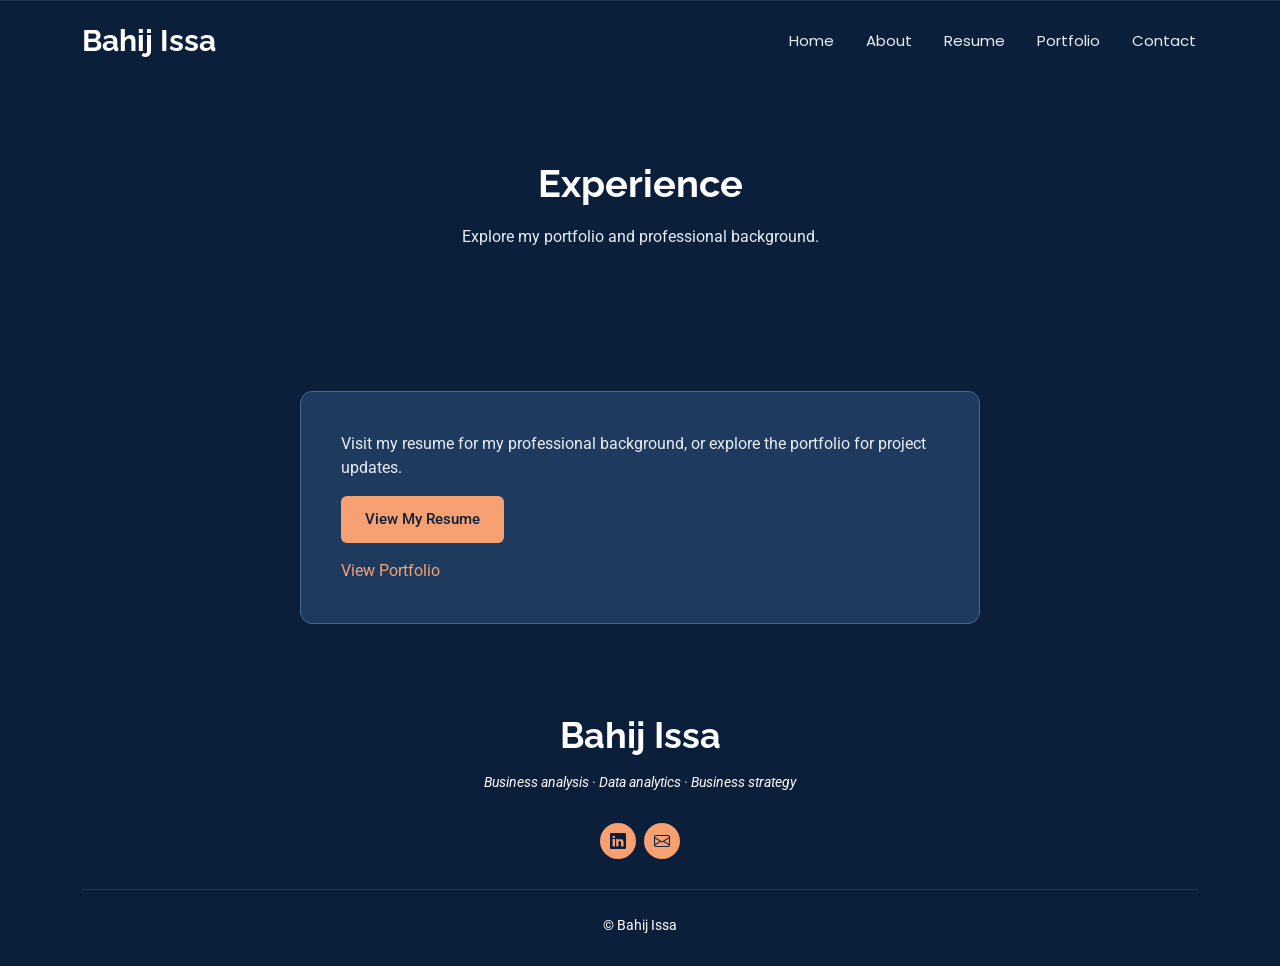
<file: service-details.html>
<!DOCTYPE html>
<html lang="en">

<head>
  <meta charset="utf-8">
  <meta content="width=device-width, initial-scale=1.0" name="viewport">
  <title>Experience | Bahij Issa</title>
  <meta name="description" content="Experience | Bahij Issa">
  <meta name="keywords" content="">

  <!-- Favicons -->
  <link href="assets/img/favicon.png" rel="icon">
  <link href="assets/img/apple-touch-icon.png" rel="apple-touch-icon">

  <!-- Fonts -->
  <link href="https://fonts.googleapis.com" rel="preconnect">
  <link href="https://fonts.gstatic.com" rel="preconnect" crossorigin>
  <link href="https://fonts.googleapis.com/css2?family=Roboto:ital,wght@0,100;0,300;0,400;0,500;0,700;0,900;1,100;1,300;1,400;1,500;1,700;1,900&family=Poppins:ital,wght@0,100;0,200;0,300;0,400;0,500;0,600;0,700;0,800;0,900;1,100;1,200;1,300;1,400;1,500;1,600;1,700;1,800;1,900&family=Raleway:ital,wght@0,100;0,200;0,300;0,400;0,500;0,600;0,700;0,800;0,900;1,100;1,200;1,300;1,400;1,500;1,600;1,700;1,800;1,900&display=swap" rel="stylesheet">

  <!-- Vendor CSS Files -->
  <link href="assets/vendor/bootstrap/css/bootstrap.min.css" rel="stylesheet">
  <link href="assets/vendor/bootstrap-icons/bootstrap-icons.css" rel="stylesheet">
  <link href="assets/vendor/aos/aos.css" rel="stylesheet">
  <link href="assets/vendor/swiper/swiper-bundle.min.css" rel="stylesheet">
  <link href="assets/vendor/glightbox/css/glightbox.min.css" rel="stylesheet">

  <!-- Main CSS File -->
  <link href="assets/css/main.css" rel="stylesheet">

  <!-- =======================================================
  * Template Name: Personal
  * Template URL: https://bootstrapmade.com/personal-free-resume-bootstrap-template/
  * Updated: Mar 05 2025 with Bootstrap v5.3.3
  * Author: BootstrapMade.com
  * License: https://bootstrapmade.com/license/
  ======================================================== -->
</head>

<body class="service-details-page">

  <header id="header" class="header d-flex align-items-center fixed-top">
    <div class="container-fluid container-xl position-relative d-flex align-items-center justify-content-between">

      <a href="index.html" class="logo d-flex align-items-center">
        <!-- Uncomment the line below if you also wish to use an image logo -->
        <!-- <img src="assets/img/logo.webp" alt=""> -->
        <h1 class="sitename">Bahij Issa</h1>
      </a>

      <nav id="navmenu" class="navmenu">
        <ul>
          <li><a href="index.html">Home</a></li>
          <li><a href="about.html">About</a></li>
          <li><a href="resume.html">Resume</a></li>
          <li><a href="portfolio.html">Portfolio</a></li>
          <li><a href="contact.html">Contact</a></li>
        </ul>
        <button type="button" class="mobile-nav-toggle d-xl-none bi bi-list" aria-label="Open navigation" aria-controls="navmenu" aria-expanded="false"></button>
      </nav>

    </div>
  </header>

  <main class="main"><div class="page-title"><div class="heading"><div class="container text-center"><h1>Experience</h1><p class="cv-intro">Explore my portfolio and professional background.</p></div></div></div>
<section class="resume section"><div class="container"><div class="cv-contact-panel"><p>Visit my resume for my professional background, or explore the portfolio for project updates.</p><p><a class="hero-btn" href="resume.html">View My Resume</a></p><a href="portfolio.html">View Portfolio</a></div></div></section></main>

  <footer id="footer" class="footer dark-background"><div class="container">
<h3 class="sitename">Bahij Issa</h3><p>Business analysis · Data analytics · Business strategy</p>
<div class="social-links d-flex justify-content-center">
<a href="https://www.linkedin.com/in/bahij-issa/" aria-label="LinkedIn" target="_blank" rel="noopener noreferrer"><i class="bi bi-linkedin"></i></a>
<a href="mailto:bahijissa8@gmail.com" aria-label="Email Bahij Issa"><i class="bi bi-envelope"></i></a></div>
<div class="copyright">© Bahij Issa</div>
</div></footer>

  <!-- Scroll Top -->
  <a href="#" id="scroll-top" class="scroll-top d-flex align-items-center justify-content-center"><i class="bi bi-arrow-up-short"></i></a>

  <!-- Preloader -->
  <div id="preloader"></div>

  <!-- Vendor JS Files -->
  <script src="assets/vendor/bootstrap/js/bootstrap.bundle.min.js"></script>
  <script src="assets/vendor/php-email-form/validate.js"></script>
  <script src="assets/vendor/aos/aos.js"></script>
  <script src="assets/vendor/typed.js/typed.umd.js"></script>
  <script src="assets/vendor/purecounter/purecounter_vanilla.js"></script>
  <script src="assets/vendor/waypoints/noframework.waypoints.js"></script>
  <script src="assets/vendor/swiper/swiper-bundle.min.js"></script>
  <script src="assets/vendor/glightbox/js/glightbox.min.js"></script>
  <script src="assets/vendor/imagesloaded/imagesloaded.pkgd.min.js"></script>
  <script src="assets/vendor/isotope-layout/isotope.pkgd.min.js"></script>

  <!-- Main JS File -->
  <script src="assets/js/main.js"></script>

</body>

</html>
</file>
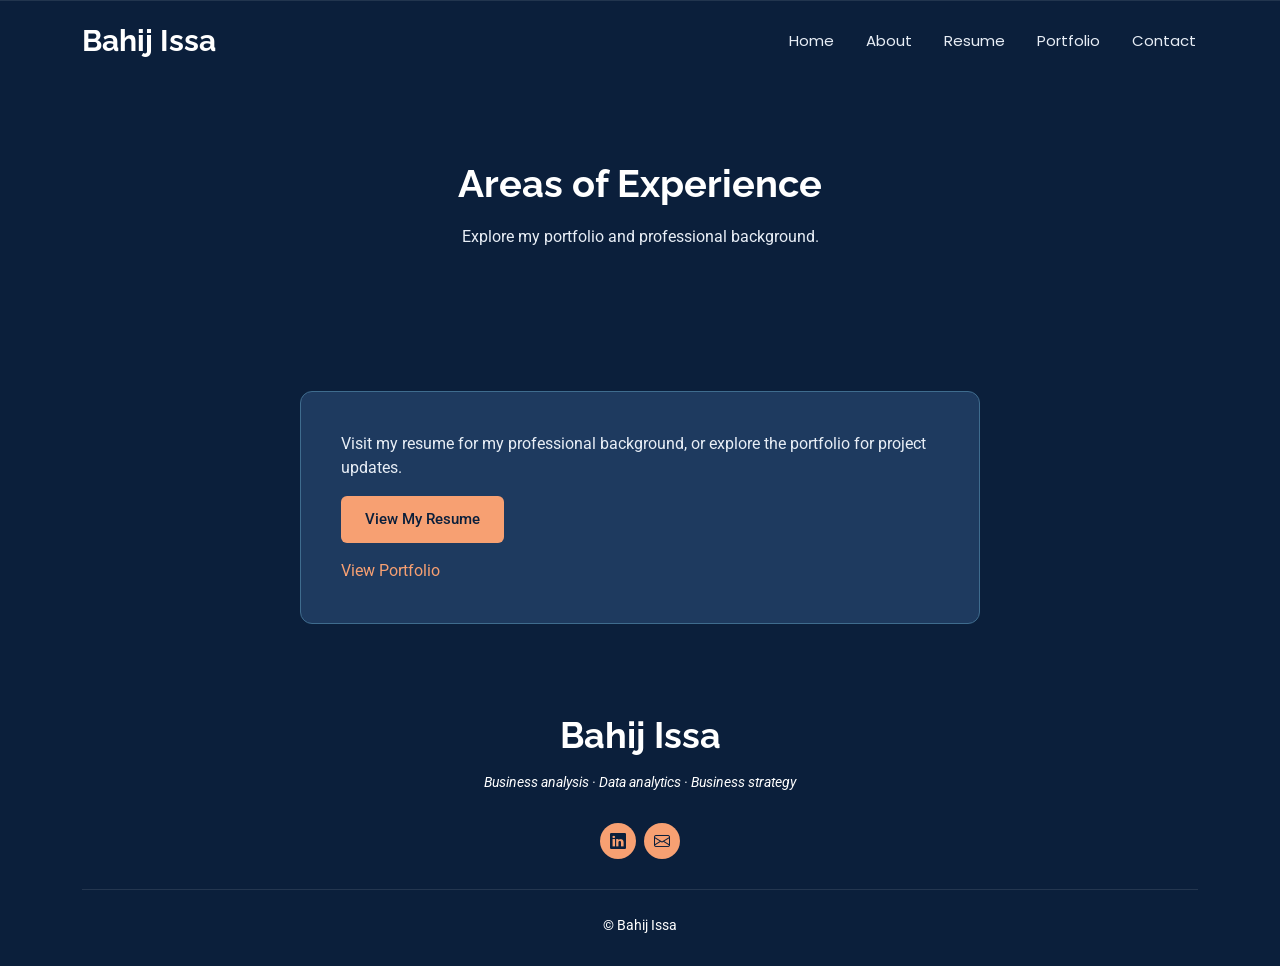
<file: services.html>
<!DOCTYPE html>
<html lang="en">

<head>
  <meta charset="utf-8">
  <meta content="width=device-width, initial-scale=1.0" name="viewport">
  <title>Areas of Experience | Bahij Issa</title>
  <meta name="description" content="Areas of Experience | Bahij Issa">
  <meta name="keywords" content="">

  <!-- Favicons -->
  <link href="assets/img/favicon.png" rel="icon">
  <link href="assets/img/apple-touch-icon.png" rel="apple-touch-icon">

  <!-- Fonts -->
  <link href="https://fonts.googleapis.com" rel="preconnect">
  <link href="https://fonts.gstatic.com" rel="preconnect" crossorigin>
  <link href="https://fonts.googleapis.com/css2?family=Roboto:ital,wght@0,100;0,300;0,400;0,500;0,700;0,900;1,100;1,300;1,400;1,500;1,700;1,900&family=Poppins:ital,wght@0,100;0,200;0,300;0,400;0,500;0,600;0,700;0,800;0,900;1,100;1,200;1,300;1,400;1,500;1,600;1,700;1,800;1,900&family=Raleway:ital,wght@0,100;0,200;0,300;0,400;0,500;0,600;0,700;0,800;0,900;1,100;1,200;1,300;1,400;1,500;1,600;1,700;1,800;1,900&display=swap" rel="stylesheet">

  <!-- Vendor CSS Files -->
  <link href="assets/vendor/bootstrap/css/bootstrap.min.css" rel="stylesheet">
  <link href="assets/vendor/bootstrap-icons/bootstrap-icons.css" rel="stylesheet">
  <link href="assets/vendor/aos/aos.css" rel="stylesheet">
  <link href="assets/vendor/swiper/swiper-bundle.min.css" rel="stylesheet">
  <link href="assets/vendor/glightbox/css/glightbox.min.css" rel="stylesheet">

  <!-- Main CSS File -->
  <link href="assets/css/main.css" rel="stylesheet">

  <!-- =======================================================
  * Template Name: Personal
  * Template URL: https://bootstrapmade.com/personal-free-resume-bootstrap-template/
  * Updated: Mar 05 2025 with Bootstrap v5.3.3
  * Author: BootstrapMade.com
  * License: https://bootstrapmade.com/license/
  ======================================================== -->
</head>

<body class="services-page">

  <header id="header" class="header d-flex align-items-center fixed-top">
    <div class="container-fluid container-xl position-relative d-flex align-items-center justify-content-between">

      <a href="index.html" class="logo d-flex align-items-center">
        <!-- Uncomment the line below if you also wish to use an image logo -->
        <!-- <img src="assets/img/logo.webp" alt=""> -->
        <h1 class="sitename">Bahij Issa</h1>
      </a>

      <nav id="navmenu" class="navmenu">
        <ul>
          <li><a href="index.html">Home</a></li>
          <li><a href="about.html">About</a></li>
          <li><a href="resume.html">Resume</a></li>
          <li><a href="portfolio.html">Portfolio</a></li>
          <li><a href="contact.html">Contact</a></li>
        </ul>
        <button type="button" class="mobile-nav-toggle d-xl-none bi bi-list" aria-label="Open navigation" aria-controls="navmenu" aria-expanded="false"></button>
      </nav>

    </div>
  </header>

  <main class="main"><div class="page-title"><div class="heading"><div class="container text-center"><h1>Areas of Experience</h1><p class="cv-intro">Explore my portfolio and professional background.</p></div></div></div>
<section class="resume section"><div class="container"><div class="cv-contact-panel"><p>Visit my resume for my professional background, or explore the portfolio for project updates.</p><p><a class="hero-btn" href="resume.html">View My Resume</a></p><a href="portfolio.html">View Portfolio</a></div></div></section></main>

  <footer id="footer" class="footer dark-background"><div class="container">
<h3 class="sitename">Bahij Issa</h3><p>Business analysis · Data analytics · Business strategy</p>
<div class="social-links d-flex justify-content-center">
<a href="https://www.linkedin.com/in/bahij-issa/" aria-label="LinkedIn" target="_blank" rel="noopener noreferrer"><i class="bi bi-linkedin"></i></a>
<a href="mailto:bahijissa8@gmail.com" aria-label="Email Bahij Issa"><i class="bi bi-envelope"></i></a></div>
<div class="copyright">© Bahij Issa</div>
</div></footer>

  <!-- Scroll Top -->
  <a href="#" id="scroll-top" class="scroll-top d-flex align-items-center justify-content-center"><i class="bi bi-arrow-up-short"></i></a>

  <!-- Preloader -->
  <div id="preloader"></div>

  <!-- Vendor JS Files -->
  <script src="assets/vendor/bootstrap/js/bootstrap.bundle.min.js"></script>
  <script src="assets/vendor/php-email-form/validate.js"></script>
  <script src="assets/vendor/aos/aos.js"></script>
  <script src="assets/vendor/typed.js/typed.umd.js"></script>
  <script src="assets/vendor/purecounter/purecounter_vanilla.js"></script>
  <script src="assets/vendor/waypoints/noframework.waypoints.js"></script>
  <script src="assets/vendor/swiper/swiper-bundle.min.js"></script>
  <script src="assets/vendor/glightbox/js/glightbox.min.js"></script>
  <script src="assets/vendor/imagesloaded/imagesloaded.pkgd.min.js"></script>
  <script src="assets/vendor/isotope-layout/isotope.pkgd.min.js"></script>

  <!-- Main JS File -->
  <script src="assets/js/main.js"></script>

</body>

</html>
</file>
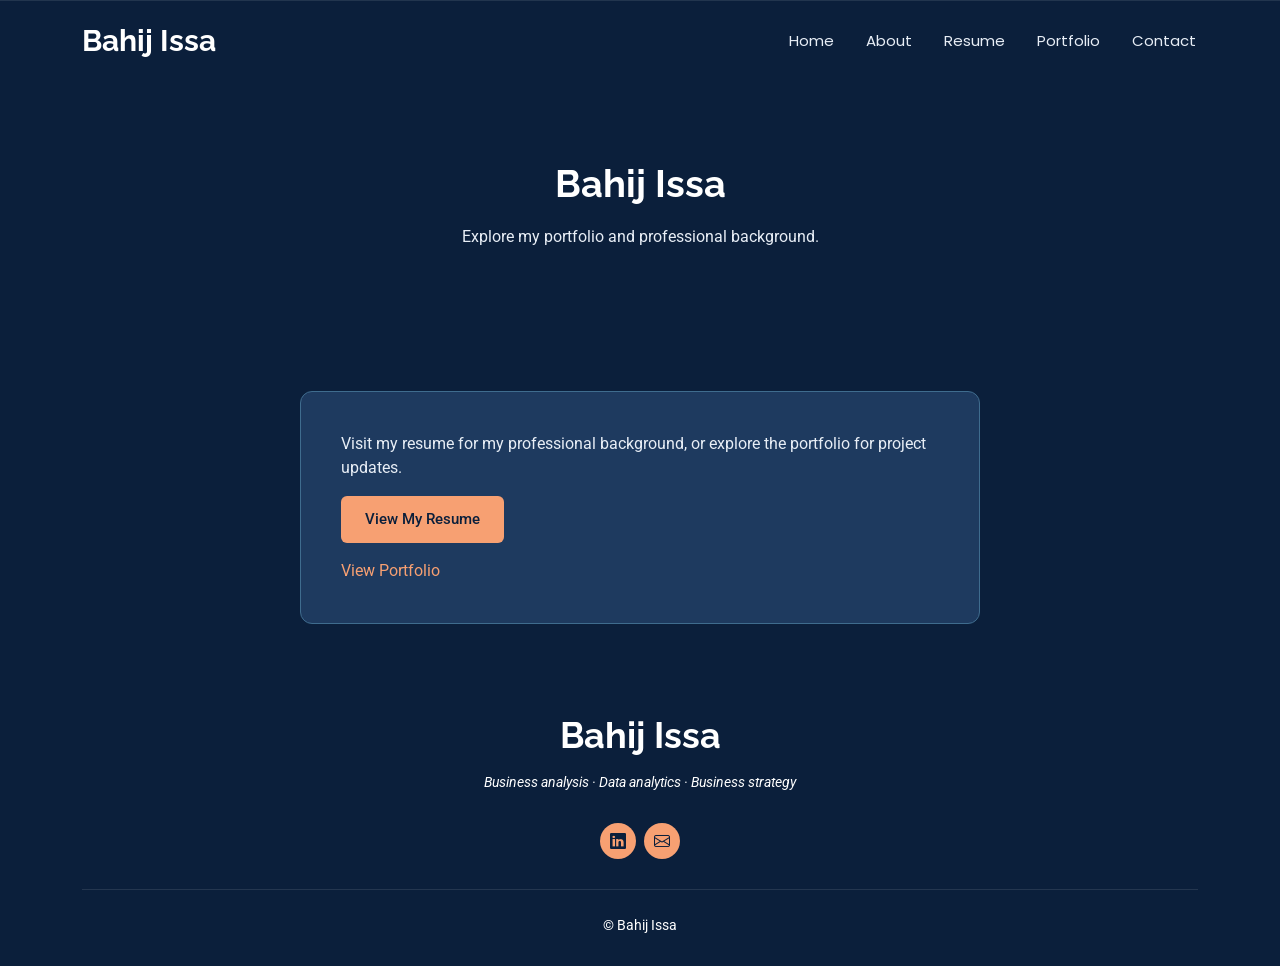
<file: starter-page.html>
<!DOCTYPE html>
<html lang="en">

<head>
  <meta charset="utf-8">
  <meta content="width=device-width, initial-scale=1.0" name="viewport">
  <title>Bahij Issa | Bahij Issa</title>
  <meta name="description" content="Bahij Issa | Bahij Issa">
  <meta name="keywords" content="">

  <!-- Favicons -->
  <link href="assets/img/favicon.png" rel="icon">
  <link href="assets/img/apple-touch-icon.png" rel="apple-touch-icon">

  <!-- Fonts -->
  <link href="https://fonts.googleapis.com" rel="preconnect">
  <link href="https://fonts.gstatic.com" rel="preconnect" crossorigin>
  <link href="https://fonts.googleapis.com/css2?family=Roboto:ital,wght@0,100;0,300;0,400;0,500;0,700;0,900;1,100;1,300;1,400;1,500;1,700;1,900&family=Poppins:ital,wght@0,100;0,200;0,300;0,400;0,500;0,600;0,700;0,800;0,900;1,100;1,200;1,300;1,400;1,500;1,600;1,700;1,800;1,900&family=Raleway:ital,wght@0,100;0,200;0,300;0,400;0,500;0,600;0,700;0,800;0,900;1,100;1,200;1,300;1,400;1,500;1,600;1,700;1,800;1,900&display=swap" rel="stylesheet">

  <!-- Vendor CSS Files -->
  <link href="assets/vendor/bootstrap/css/bootstrap.min.css" rel="stylesheet">
  <link href="assets/vendor/bootstrap-icons/bootstrap-icons.css" rel="stylesheet">
  <link href="assets/vendor/aos/aos.css" rel="stylesheet">
  <link href="assets/vendor/swiper/swiper-bundle.min.css" rel="stylesheet">
  <link href="assets/vendor/glightbox/css/glightbox.min.css" rel="stylesheet">

  <!-- Main CSS File -->
  <link href="assets/css/main.css" rel="stylesheet">

  <!-- =======================================================
  * Template Name: Personal
  * Template URL: https://bootstrapmade.com/personal-free-resume-bootstrap-template/
  * Updated: Mar 05 2025 with Bootstrap v5.3.3
  * Author: BootstrapMade.com
  * License: https://bootstrapmade.com/license/
  ======================================================== -->
</head>

<body class="starter-page-page">

  <header id="header" class="header d-flex align-items-center fixed-top">
    <div class="container-fluid container-xl position-relative d-flex align-items-center justify-content-between">

      <a href="index.html" class="logo d-flex align-items-center">
        <!-- Uncomment the line below if you also wish to use an image logo -->
        <!-- <img src="assets/img/logo.webp" alt=""> -->
        <h1 class="sitename">Bahij Issa</h1>
      </a>

      <nav id="navmenu" class="navmenu">
        <ul>
          <li><a href="index.html">Home</a></li>
          <li><a href="about.html">About</a></li>
          <li><a href="resume.html">Resume</a></li>
          <li><a href="portfolio.html">Portfolio</a></li>
          <li><a href="contact.html">Contact</a></li>
        </ul>
        <button type="button" class="mobile-nav-toggle d-xl-none bi bi-list" aria-label="Open navigation" aria-controls="navmenu" aria-expanded="false"></button>
      </nav>

    </div>
  </header>

  <main class="main"><div class="page-title"><div class="heading"><div class="container text-center"><h1>Bahij Issa</h1><p class="cv-intro">Explore my portfolio and professional background.</p></div></div></div>
<section class="resume section"><div class="container"><div class="cv-contact-panel"><p>Visit my resume for my professional background, or explore the portfolio for project updates.</p><p><a class="hero-btn" href="resume.html">View My Resume</a></p><a href="portfolio.html">View Portfolio</a></div></div></section></main>

  <footer id="footer" class="footer dark-background"><div class="container">
<h3 class="sitename">Bahij Issa</h3><p>Business analysis · Data analytics · Business strategy</p>
<div class="social-links d-flex justify-content-center">
<a href="https://www.linkedin.com/in/bahij-issa/" aria-label="LinkedIn" target="_blank" rel="noopener noreferrer"><i class="bi bi-linkedin"></i></a>
<a href="mailto:bahijissa8@gmail.com" aria-label="Email Bahij Issa"><i class="bi bi-envelope"></i></a></div>
<div class="copyright">© Bahij Issa</div>
</div></footer>

  <!-- Scroll Top -->
  <a href="#" id="scroll-top" class="scroll-top d-flex align-items-center justify-content-center"><i class="bi bi-arrow-up-short"></i></a>

  <!-- Preloader -->
  <div id="preloader"></div>

  <!-- Vendor JS Files -->
  <script src="assets/vendor/bootstrap/js/bootstrap.bundle.min.js"></script>
  <script src="assets/vendor/php-email-form/validate.js"></script>
  <script src="assets/vendor/aos/aos.js"></script>
  <script src="assets/vendor/typed.js/typed.umd.js"></script>
  <script src="assets/vendor/purecounter/purecounter_vanilla.js"></script>
  <script src="assets/vendor/waypoints/noframework.waypoints.js"></script>
  <script src="assets/vendor/swiper/swiper-bundle.min.js"></script>
  <script src="assets/vendor/glightbox/js/glightbox.min.js"></script>
  <script src="assets/vendor/imagesloaded/imagesloaded.pkgd.min.js"></script>
  <script src="assets/vendor/isotope-layout/isotope.pkgd.min.js"></script>

  <!-- Main JS File -->
  <script src="assets/js/main.js"></script>

</body>

</html>
</file>
<file: assets/css/main.css>
/**
* Template Name: Personal
* Template URL: https://bootstrapmade.com/personal-free-resume-bootstrap-template/
* Updated: Mar 05 2025 with Bootstrap v5.3.3
* Author: BootstrapMade.com
* License: https://bootstrapmade.com/license/
*/

/*--------------------------------------------------------------
# Font & Color Variables
# Help: https://bootstrapmade.com/color-system/
--------------------------------------------------------------*/
/* Fonts */
:root {
  --default-font: "Roboto",  system-ui, -apple-system, "Segoe UI", Roboto, "Helvetica Neue", Arial, "Noto Sans", "Liberation Sans", sans-serif, "Apple Color Emoji", "Segoe UI Emoji", "Segoe UI Symbol", "Noto Color Emoji";
  --heading-font: "Raleway",  sans-serif;
  --nav-font: "Poppins",  sans-serif;
}

/* Global Colors - The following color variables are used throughout the website. Updating them here will change the color scheme of the entire website */
:root { 
  --background-color: #0B1F3B; /* Background color for the entire website, including individual sections */
  --default-color: #E8EEF6; /* Default color used for the majority of the text content across the entire website */
  --heading-color: #ffffff; /* Color for headings, subheadings and title throughout the website */
  --accent-color: #F7A072; /* Accent color that represents your brand on the website. It's used for buttons, links, and other elements that need to stand out */
  --surface-color: #1E3A5F; /* The surface color is used as a background of boxed elements within sections, such as cards, icon boxes, or other elements that require a visual separation from the global background. */
  --contrast-color: #0B1F3B; /* Contrast color for text, ensuring readability against backgrounds of accent, heading, or default colors. */
}

/* Nav Menu Colors - The following color variables are used specifically for the navigation menu. They are separate from the global colors to allow for more customization options */
:root {
  --nav-color: #E8EEF6;  /* The default color of the main navmenu links */
  --nav-hover-color: #F7A072; /* Applied to main navmenu links when they are hovered over or active */
  --nav-mobile-background-color: #1E3A5F; /* Used as the background color for mobile navigation menu */
  --nav-dropdown-background-color: #1E3A5F; /* Used as the background color for dropdown items that appear when hovering over primary navigation items */
  --nav-dropdown-color: #E8EEF6; /* Used for navigation links of the dropdown items in the navigation menu. */
  --nav-dropdown-hover-color: #F7A072; /* Similar to --nav-hover-color, this color is applied to dropdown navigation links when they are hovered over. */
}

/* Color Presets - These classes override global colors when applied to any section or element, providing reuse of the sam color scheme. */

.light-background {
  --background-color: #FCEEDB;
  --surface-color: #E8EEF6;
  --default-color: #0B1F3B;
  --heading-color: #0B1F3B;
}

.dark-background {
  --background-color: #0B1F3B;
  --default-color: #ffffff;
  --heading-color: #ffffff;
  --surface-color: #1E3A5F;
  --contrast-color: #0B1F3B;
}

/* Smooth scroll */
:root {
  scroll-behavior: smooth;
}

/*--------------------------------------------------------------
# General Styling & Shared Classes
--------------------------------------------------------------*/
body {
  color: var(--default-color);
  background-color: var(--background-color);
  font-family: var(--default-font);
}

a {
  color: var(--accent-color);
  text-decoration: none;
  transition: 0.3s;
}

a:hover {
  color: color-mix(in srgb, var(--accent-color), transparent 25%);
  text-decoration: none;
}

h1,
h2,
h3,
h4,
h5,
h6 {
  color: var(--heading-color);
  font-family: var(--heading-font);
}

/* PHP Email Form Messages
------------------------------*/
.php-email-form .error-message {
  display: none;
  background: #df1529;
  color: #ffffff;
  text-align: left;
  padding: 15px;
  margin-bottom: 24px;
  font-weight: 600;
}

.php-email-form .sent-message {
  display: none;
  color: #ffffff;
  background: #059652;
  text-align: center;
  padding: 15px;
  margin-bottom: 24px;
  font-weight: 600;
}

.php-email-form .loading {
  display: none;
  background: var(--surface-color);
  text-align: center;
  padding: 15px;
  margin-bottom: 24px;
}

.php-email-form .loading:before {
  content: "";
  display: inline-block;
  border-radius: 50%;
  width: 24px;
  height: 24px;
  margin: 0 10px -6px 0;
  border: 3px solid var(--accent-color);
  border-top-color: var(--surface-color);
  animation: php-email-form-loading 1s linear infinite;
}

@keyframes php-email-form-loading {
  0% {
    transform: rotate(0deg);
  }

  100% {
    transform: rotate(360deg);
  }
}

/*--------------------------------------------------------------
# Global Header
--------------------------------------------------------------*/
.header {
  --background-color: rgba(0, 0, 0, 0);
  color: var(--default-color);
  background-color: var(--background-color);
  padding: 15px 0;
  transition: all 0.5s;
  z-index: 997;
}

.header .logo {
  line-height: 1;
}

.header .logo img {
  max-height: 32px;
  margin-right: 8px;
}

.header .logo h1 {
  font-size: 30px;
  margin: 0;
  font-weight: 700;
  color: var(--heading-color);
}

.scrolled .header {
  box-shadow: 0px 0 18px rgba(0, 0, 0, 0.1);
}

/* Global Header on Scroll
------------------------------*/
.scrolled .header {
  --background-color: rgba(11, 31, 59, 0.95);
}

/*--------------------------------------------------------------
# Navigation Menu
--------------------------------------------------------------*/
/* Desktop Navigation */
@media (min-width: 1200px) {
  .navmenu {
    padding: 0;
  }

  .navmenu ul {
    margin: 0;
    padding: 0;
    display: flex;
    list-style: none;
    align-items: center;
  }

  .navmenu li {
    position: relative;
  }

  .navmenu>ul>li {
    white-space: nowrap;
    padding: 15px 14px;
  }

  .navmenu>ul>li:last-child {
    padding-right: 0;
  }

  .navmenu a,
  .navmenu a:focus {
    color: var(--nav-color);
    font-size: 15px;
    padding: 0 2px;
    font-family: var(--nav-font);
    font-weight: 400;
    display: flex;
    align-items: center;
    justify-content: space-between;
    white-space: nowrap;
    transition: 0.3s;
    position: relative;
  }

  .navmenu a i,
  .navmenu a:focus i {
    font-size: 12px;
    line-height: 0;
    margin-left: 5px;
    transition: 0.3s;
  }

  .navmenu>ul>li>a:before {
    content: "";
    position: absolute;
    height: 2px;
    bottom: -6px;
    left: 0;
    background-color: var(--nav-hover-color);
    visibility: hidden;
    width: 0px;
    transition: all 0.3s ease-in-out 0s;
  }

  .navmenu a:hover:before,
  .navmenu li:hover>a:before,
  .navmenu .active:before {
    visibility: visible;
    width: 25px;
  }

  .navmenu li:hover>a,
  .navmenu .active,
  .navmenu .active:focus {
    color: var(--nav-hover-color);
  }

  .navmenu .dropdown ul {
    margin: 0;
    padding: 10px 0;
    background: var(--nav-dropdown-background-color);
    display: block;
    position: absolute;
    visibility: hidden;
    left: 14px;
    top: 130%;
    opacity: 0;
    transition: 0.3s;
    border-radius: 4px;
    z-index: 99;
    box-shadow: 0px 0px 30px rgba(0, 0, 0, 0.1);
  }

  .navmenu .dropdown ul li {
    min-width: 200px;
  }

  .navmenu .dropdown ul a {
    padding: 10px 20px;
    font-size: 15px;
    text-transform: none;
    color: var(--nav-dropdown-color);
  }

  .navmenu .dropdown ul a i {
    font-size: 12px;
  }

  .navmenu .dropdown ul a:hover,
  .navmenu .dropdown ul .active:hover,
  .navmenu .dropdown ul li:hover>a {
    color: var(--nav-dropdown-hover-color);
  }

  .navmenu .dropdown:hover>ul {
    opacity: 1;
    top: 100%;
    visibility: visible;
  }

  .navmenu .dropdown .dropdown ul {
    top: 0;
    left: -90%;
    visibility: hidden;
  }

  .navmenu .dropdown .dropdown:hover>ul {
    opacity: 1;
    top: 0;
    left: -100%;
    visibility: visible;
  }
}

/* Mobile Navigation */
@media (max-width: 1199px) {
  .mobile-nav-toggle {
    background: none;
    border: 0;
    padding: 0;
    color: var(--nav-color);
    font-size: 28px;
    line-height: 0;
    margin-right: 10px;
    cursor: pointer;
    transition: color 0.3s;
  }

  .navmenu {
    padding: 0;
    z-index: 9997;
  }

  .navmenu ul {
    display: none;
    list-style: none;
    position: absolute;
    inset: 60px 20px 20px 20px;
    padding: 10px 0;
    margin: 0;
    border-radius: 6px;
    background-color: var(--nav-mobile-background-color);
    border: 1px solid color-mix(in srgb, var(--default-color), transparent 90%);
    box-shadow: none;
    overflow-y: auto;
    transition: 0.3s;
    z-index: 9998;
  }

  .navmenu a,
  .navmenu a:focus {
    color: var(--nav-dropdown-color);
    padding: 10px 20px;
    font-family: var(--nav-font);
    font-size: 17px;
    font-weight: 500;
    display: flex;
    align-items: center;
    justify-content: space-between;
    white-space: nowrap;
    transition: 0.3s;
  }

  .navmenu a i,
  .navmenu a:focus i {
    font-size: 12px;
    line-height: 0;
    margin-left: 5px;
    width: 30px;
    height: 30px;
    display: flex;
    align-items: center;
    justify-content: center;
    border-radius: 50%;
    transition: 0.3s;
    background-color: color-mix(in srgb, var(--accent-color), transparent 90%);
  }

  .navmenu a i:hover,
  .navmenu a:focus i:hover {
    background-color: var(--accent-color);
    color: var(--contrast-color);
  }

  .navmenu a:hover,
  .navmenu .active,
  .navmenu .active:focus {
    color: var(--nav-dropdown-hover-color);
  }

  .navmenu .active i,
  .navmenu .active:focus i {
    background-color: var(--accent-color);
    color: var(--contrast-color);
    transform: rotate(180deg);
  }

  .navmenu .dropdown ul {
    position: static;
    display: none;
    z-index: 99;
    padding: 10px 0;
    margin: 10px 20px;
    background-color: var(--nav-dropdown-background-color);
    transition: all 0.5s ease-in-out;
  }

  .navmenu .dropdown ul ul {
    background-color: rgba(33, 37, 41, 0.1);
  }

  .navmenu .dropdown>.dropdown-active {
    display: block;
    background-color: rgba(33, 37, 41, 0.03);
  }

  .mobile-nav-active {
    overflow: hidden;
  }

  .mobile-nav-active .mobile-nav-toggle {
    color: #fff;
    position: absolute;
    font-size: 32px;
    top: 15px;
    right: 15px;
    margin-right: 0;
    z-index: 9999;
  }

  .mobile-nav-active .navmenu {
    position: fixed;
    overflow: hidden;
    inset: 0;
    background: rgba(33, 37, 41, 0.8);
    transition: 0.3s;
  }

  .mobile-nav-active .navmenu>ul {
    display: block;
  }
}

/*--------------------------------------------------------------
# Global Footer
--------------------------------------------------------------*/
.footer {
  color: var(--default-color);
  background-color: var(--background-color);
  font-size: 14px;
  text-align: center;
  padding: 30px 0;
  position: relative;
}

.footer h3 {
  font-size: 36px;
  font-weight: 700;
  position: relative;
  padding: 0;
  margin: 0 0 15px 0;
}

.footer p {
  font-size: 15;
  font-style: italic;
  padding: 0;
  margin: 0 0 30px 0;
}

.footer .social-links {
  margin: 0 0 30px 0;
}

.footer .social-links a {
  font-size: 16px;
  display: flex;
  align-items: center;
  justify-content: center;
  background: var(--accent-color);
  color: var(--contrast-color);
  line-height: 1;
  margin: 0 4px;
  border-radius: 50%;
  text-align: center;
  width: 36px;
  height: 36px;
  transition: 0.3s;
}

.footer .social-links a:hover {
  background: color-mix(in srgb, var(--accent-color), transparent 20%);
  text-decoration: none;
}

.footer .copyright {
  padding-top: 25px;
  border-top: 1px solid color-mix(in srgb, var(--default-color), transparent 90%);
}

.footer .credits {
  font-size: 13px;
  padding-top: 5px;
}

/*--------------------------------------------------------------
# Preloader
--------------------------------------------------------------*/
#preloader {
  position: fixed;
  inset: 0;
  z-index: 999999;
  overflow: hidden;
  background: var(--background-color);
  transition: all 0.6s ease-out;
}

#preloader:before {
  content: "";
  position: fixed;
  top: calc(50% - 30px);
  left: calc(50% - 30px);
  border: 6px solid #ffffff;
  border-color: var(--accent-color) transparent var(--accent-color) transparent;
  border-radius: 50%;
  width: 60px;
  height: 60px;
  animation: animate-preloader 1.5s linear infinite;
}

@keyframes animate-preloader {
  0% {
    transform: rotate(0deg);
  }

  100% {
    transform: rotate(360deg);
  }
}

/*--------------------------------------------------------------
# Scroll Top Button
--------------------------------------------------------------*/
.scroll-top {
  position: fixed;
  visibility: hidden;
  opacity: 0;
  right: 15px;
  bottom: -15px;
  z-index: 99999;
  background-color: var(--accent-color);
  width: 44px;
  height: 44px;
  border-radius: 50px;
  transition: all 0.4s;
}

.scroll-top i {
  font-size: 24px;
  color: var(--contrast-color);
  line-height: 0;
}

.scroll-top:hover {
  background-color: color-mix(in srgb, var(--accent-color), transparent 20%);
  color: var(--contrast-color);
}

.scroll-top.active {
  visibility: visible;
  opacity: 1;
  bottom: 15px;
}

/*--------------------------------------------------------------
# Disable aos animation delay on mobile devices
--------------------------------------------------------------*/
@media screen and (max-width: 768px) {
  [data-aos-delay] {
    transition-delay: 0 !important;
  }
}

/*--------------------------------------------------------------
# Global Page Titles & Breadcrumbs
--------------------------------------------------------------*/
.page-title {
  color: var(--default-color);
  background-color: var(--background-color);
  position: relative;
}

.page-title .heading {
  padding: 160px 0 80px 0;
  border-top: 1px solid color-mix(in srgb, var(--default-color), transparent 90%);
}

.page-title .heading h1 {
  font-size: 38px;
  font-weight: 700;
}

.page-title nav {
  background-color: color-mix(in srgb, var(--default-color), transparent 90%);
  padding: 20px 0;
}

.page-title nav ol {
  display: flex;
  flex-wrap: wrap;
  list-style: none;
  margin: 0;
  font-size: 16px;
  font-weight: 600;
}

.page-title nav ol li+li {
  padding-left: 10px;
}

.page-title nav ol li+li::before {
  content: "/";
  display: inline-block;
  padding-right: 10px;
  color: color-mix(in srgb, var(--default-color), transparent 70%);
}

/*--------------------------------------------------------------
# Global Sections
--------------------------------------------------------------*/
section,
.section {
  color: var(--default-color);
  background-color: var(--background-color);
  padding: 60px 0;
  scroll-margin-top: 100px;
  overflow: clip;
}

@media (max-width: 1199px) {

  section,
  .section {
    scroll-margin-top: 66px;
  }
}

/*--------------------------------------------------------------
# Global Section Titles
--------------------------------------------------------------*/
.section-title {
  padding-bottom: 60px;
  position: relative;
}

.section-title h2 {
  font-size: 14px;
  font-weight: 500;
  padding: 0;
  line-height: 1px;
  margin: 0;
  letter-spacing: 1.5px;
  text-transform: uppercase;
  color: color-mix(in srgb, var(--default-color), transparent 50%);
  position: relative;
}

.section-title h2::after {
  content: "";
  width: 120px;
  height: 1px;
  display: inline-block;
  background: var(--accent-color);
  margin: 4px 10px;
}

.section-title div {
  color: var(--heading-color);
  margin: 0;
  margin: 0;
  font-size: 28px;
  font-weight: 700;
  text-transform: uppercase;
  font-family: var(--heading-font);
}

/*--------------------------------------------------------------
# Hero Section
--------------------------------------------------------------*/
.hero {
  width: 100%;
  min-height: 100vh;
  position: relative;
  padding: 80px 0;
  display: flex;
  align-items: center;
  justify-content: center;
}

.hero img {
  position: absolute;
  inset: 0;
  display: block;
  width: 100%;
  height: 100%;
  object-fit: cover;
  z-index: 1;
}

.hero .container {
  position: relative;
  z-index: 3;
}

.hero h2 {
  margin: 0;
  font-size: 64px;
  font-weight: 700;
}

.hero p {
  margin: 5px 0 0 0;
  font-size: 26px;
}

.hero p span {
  letter-spacing: 1px;
  border-bottom: 2px solid var(--accent-color);
}

.hero .social-links {
  margin-top: 25px;
}

.hero .social-links a {
  background-color: color-mix(in srgb, var(--default-color), transparent 90%);
  color: var(--default-color);
  font-size: 14px;
  width: 40px;
  height: 40px;
  border-radius: 50px;
  display: inline-flex;
  align-items: center;
  justify-content: center;
  margin-right: 20px;
  transition: 0.3s;
}

.hero .social-links a:hover {
  background-color: var(--accent-color);
}

@media (max-width: 768px) {
  .hero h2 {
    font-size: 32px;
  }

  .hero p {
    font-size: 20px;
  }
}

/*--------------------------------------------------------------
# About Section
--------------------------------------------------------------*/
.about .content h2 {
  font-weight: 700;
  font-size: 24px;
}

.about .content ul {
  list-style: none;
  padding: 0;
}

.about .content ul li {
  margin-bottom: 20px;
  display: flex;
  align-items: center;
}

.about .content ul strong {
  margin-right: 10px;
}

.about .content ul i {
  font-size: 16px;
  margin-right: 5px;
  color: var(--accent-color);
  line-height: 0;
}

/*--------------------------------------------------------------
# Stats Section
--------------------------------------------------------------*/
.stats i {
  background-color: var(--surface-color);
  color: var(--accent-color);
  box-shadow: 0px 2px 25px rgba(0, 0, 0, 0.1);
  width: 54px;
  height: 54px;
  font-size: 24px;
  border-radius: 50px;
  border: 2px solid var(--background-color);
  display: inline-flex;
  align-items: center;
  justify-content: center;
  position: relative;
  z-index: 1;
}

.stats .stats-item {
  background-color: var(--surface-color);
  margin-top: -27px;
  padding: 30px 30px 25px 30px;
  width: 100%;
  position: relative;
  text-align: center;
  box-shadow: 0px 2px 35px rgba(0, 0, 0, 0.1);
  border-radius: 4px;
  z-index: 0;
}

.stats .stats-item span {
  font-size: 36px;
  display: block;
  font-weight: 700;
  color: color-mix(in srgb, var(--default-color), transparent 20%);
}

.stats .stats-item p {
  padding: 0;
  margin: 0;
  font-family: var(--heading-font);
  font-size: 16px;
}

/*--------------------------------------------------------------
# Skills Section
--------------------------------------------------------------*/
.skills .progress {
  height: 60px;
  display: block;
  background: none;
  border-radius: 0;
}

.skills .progress .skill {
  color: var(--heading-color);
  padding: 0;
  margin: 0 0 6px 0;
  text-transform: uppercase;
  display: block;
  font-weight: 600;
  font-family: var(--heading-font);
}

.skills .progress .skill .val {
  float: right;
  font-style: normal;
}

.skills .progress-bar-wrap {
  background: color-mix(in srgb, var(--default-color), transparent 90%);
  height: 10px;
}

.skills .progress-bar {
  width: 1px;
  height: 10px;
  transition: 0.9s;
  background-color: var(--accent-color);
}

/*--------------------------------------------------------------
# Interests Section
--------------------------------------------------------------*/
.interests .features-item {
  background-color: var(--surface-color);
  display: flex;
  align-items: center;
  padding: 20px;
  transition: 0.3s;
  border: 1px solid color-mix(in srgb, var(--default-color), transparent 90%);
  position: relative;
}

.interests .features-item i {
  font-size: 32px;
  padding-right: 10px;
  line-height: 0;
}

.interests .features-item h3 {
  font-weight: 700;
  margin: 0;
  padding: 0;
  line-height: 1;
  font-size: 16px;
}

.interests .features-item h3 a {
  color: var(--heading-color);
  transition: 0.3s;
}

.interests .features-item:hover {
  border-color: var(--accent-color);
}

.interests .features-item:hover h3 a {
  color: var(--accent-color);
}

/*--------------------------------------------------------------
# Testimonials Section
--------------------------------------------------------------*/
.testimonials .testimonials-carousel,
.testimonials .testimonials-slider {
  overflow: hidden;
}

.testimonials .testimonial-item {
  box-sizing: content-box;
  min-height: 320px;
}

.testimonials .testimonial-item .testimonial-img {
  width: 90px;
  border-radius: 50%;
  margin: -40px 0 0 40px;
  position: relative;
  z-index: 2;
  border: 6px solid var(--background-color);
}

.testimonials .testimonial-item h3 {
  font-size: 18px;
  font-weight: bold;
  margin: 10px 0 5px 45px;
}

.testimonials .testimonial-item h4 {
  font-size: 14px;
  color: color-mix(in srgb, var(--default-color), transparent 20%);
  margin: 0 0 0 45px;
}

.testimonials .testimonial-item .quote-icon-left,
.testimonials .testimonial-item .quote-icon-right {
  color: color-mix(in srgb, var(--accent-color), transparent 50%);
  font-size: 26px;
  line-height: 0;
}

.testimonials .testimonial-item .quote-icon-left {
  display: inline-block;
  left: -5px;
  position: relative;
}

.testimonials .testimonial-item .quote-icon-right {
  display: inline-block;
  right: -5px;
  position: relative;
  top: 10px;
  transform: scale(-1, -1);
}

.testimonials .testimonial-item p {
  font-style: italic;
  margin: 0 15px 0 15px;
  padding: 20px 20px 60px 20px;
  background: var(--surface-color);
  border-radius: 6px;
  position: relative;
  z-index: 1;
}

.testimonials .swiper-wrapper {
  height: auto;
}

.testimonials .swiper-pagination {
  margin-top: 20px;
  position: relative;
}

.testimonials .swiper-pagination .swiper-pagination-bullet {
  width: 12px;
  height: 12px;
  background-color: var(--background-color);
  opacity: 1;
  border: 1px solid var(--accent-color);
}

.testimonials .swiper-pagination .swiper-pagination-bullet-active {
  background-color: var(--accent-color);
}

/*--------------------------------------------------------------
# Resume Section
--------------------------------------------------------------*/
.resume .resume-title {
  color: var(--heading-color);
  font-size: 26px;
  font-weight: 700;
  margin-top: 20px;
  margin-bottom: 20px;
}

.resume .resume-item {
  padding: 0 0 20px 20px;
  margin-top: -2px;
  border-left: 2px solid var(--accent-color);
  position: relative;
}

.resume .resume-item h4 {
  line-height: 18px;
  font-size: 18px;
  font-weight: 600;
  text-transform: uppercase;
  color: color-mix(in srgb, var(--default-color), transparent 20%);
  margin-bottom: 10px;
}

.resume .resume-item h5 {
  font-size: 16px;
  padding: 5px 15px;
  display: inline-block;
  font-weight: 600;
  margin-bottom: 10px;
}

.resume .resume-item ul {
  padding-left: 20px;
}

.resume .resume-item ul li {
  padding-bottom: 10px;
}

.resume .resume-item:last-child {
  padding-bottom: 0;
}

.resume .resume-item::before {
  content: "";
  position: absolute;
  width: 16px;
  height: 16px;
  border-radius: 50px;
  left: -9px;
  top: 0;
  background: var(--background-color);
  border: 2px solid var(--accent-color);
}

/*--------------------------------------------------------------
# Services Section
--------------------------------------------------------------*/
.services .service-item {
  background-color: var(--surface-color);
  text-align: center;
  padding: 80px 20px;
  transition: all ease-in-out 0.3s;
  height: 100%;
}

.services .service-item .icon {
  margin: 0 auto;
  width: 64px;
  height: 64px;
  background: var(--accent-color);
  border-radius: 4px;
  display: flex;
  align-items: center;
  justify-content: center;
  margin-bottom: 20px;
  transition: 0.3s;
  transform-style: preserve-3d;
}

.services .service-item .icon i {
  color: var(--contrast-color);
  font-size: 28px;
  transition: ease-in-out 0.3s;
}

.services .service-item .icon::before {
  position: absolute;
  content: "";
  left: -8px;
  top: -8px;
  height: 100%;
  width: 100%;
  background: color-mix(in srgb, var(--accent-color), transparent 80%);
  border-radius: 5px;
  transition: all 0.3s ease-out 0s;
  transform: translateZ(-1px);
}

.services .service-item h3 {
  font-weight: 700;
  margin: 10px 0 15px 0;
  font-size: 22px;
}

.services .service-item p {
  line-height: 24px;
  font-size: 14px;
  margin-bottom: 0;
}

.services .service-item:hover {
  background: var(--accent-color);
  border-color: var(--accent-color);
}

.services .service-item:hover .icon {
  background: var(--surface-color);
}

.services .service-item:hover .icon i {
  color: var(--accent-color);
}

.services .service-item:hover .icon::before {
  background: color-mix(in srgb, var(--background-color), transparent 70%);
}

.services .service-item:hover h3,
.services .service-item:hover p {
  color: var(--contrast-color);
}

/*--------------------------------------------------------------
# Service Details Section
--------------------------------------------------------------*/
.service-details .services-list {
  background-color: var(--surface-color);
  padding: 10px 30px;
  border: 1px solid color-mix(in srgb, var(--default-color), transparent 90%);
  margin-bottom: 20px;
}

.service-details .services-list a {
  display: block;
  line-height: 1;
  padding: 8px 0 8px 15px;
  border-left: 3px solid color-mix(in srgb, var(--default-color), transparent 70%);
  margin: 20px 0;
  color: color-mix(in srgb, var(--default-color), transparent 20%);
  transition: 0.3s;
}

.service-details .services-list a.active {
  color: var(--heading-color);
  font-weight: 700;
  border-color: var(--accent-color);
}

.service-details .services-list a:hover {
  border-color: var(--accent-color);
}

.service-details .services-img {
  margin-bottom: 20px;
}

.service-details h3 {
  font-size: 26px;
  font-weight: 700;
}

.service-details h4 {
  font-size: 20px;
  font-weight: 700;
}

.service-details p {
  font-size: 15px;
}

.service-details ul {
  list-style: none;
  padding: 0;
  font-size: 15px;
}

.service-details ul li {
  padding: 5px 0;
  display: flex;
  align-items: center;
}

.service-details ul i {
  font-size: 20px;
  margin-right: 8px;
  color: var(--accent-color);
}

/*--------------------------------------------------------------
# Portfolio Section
--------------------------------------------------------------*/
.portfolio .portfolio-filters {
  padding: 0;
  margin: 0 auto 20px auto;
  list-style: none;
  text-align: center;
}

.portfolio .portfolio-filters li {
  cursor: pointer;
  display: inline-block;
  padding: 0;
  font-size: 18px;
  font-weight: 500;
  margin: 0 10px;
  line-height: 1;
  margin-bottom: 5px;
  transition: all 0.3s ease-in-out;
}

.portfolio .portfolio-filters li:hover,
.portfolio .portfolio-filters li.filter-active {
  color: var(--accent-color);
}

.portfolio .portfolio-filters li:first-child {
  margin-left: 0;
}

.portfolio .portfolio-filters li:last-child {
  margin-right: 0;
}

@media (max-width: 575px) {
  .portfolio .portfolio-filters li {
    font-size: 14px;
    margin: 0 5px;
  }
}

.portfolio .portfolio-content {
  position: relative;
  overflow: hidden;
}

.portfolio .portfolio-content img {
  transition: 0.3s;
}

.portfolio .portfolio-content .portfolio-info {
  opacity: 0;
  position: absolute;
  inset: 0;
  z-index: 3;
  transition: all ease-in-out 0.3s;
  background: rgba(0, 0, 0, 0.6);
  padding: 15px;
}

.portfolio .portfolio-content .portfolio-info h4 {
  font-size: 14px;
  padding: 5px 10px;
  font-weight: 400;
  color: #ffffff;
  display: inline-block;
  background-color: var(--accent-color);
}

.portfolio .portfolio-content .portfolio-info p {
  position: absolute;
  bottom: 10px;
  text-align: center;
  display: inline-block;
  left: 0;
  right: 0;
  font-size: 16px;
  font-weight: 600;
  color: rgba(255, 255, 255, 0.8);
}

.portfolio .portfolio-content .portfolio-info .preview-link,
.portfolio .portfolio-content .portfolio-info .details-link {
  position: absolute;
  left: calc(50% - 40px);
  font-size: 26px;
  top: calc(50% - 14px);
  color: #fff;
  transition: 0.3s;
  line-height: 1.2;
}

.portfolio .portfolio-content .portfolio-info .preview-link:hover,
.portfolio .portfolio-content .portfolio-info .details-link:hover {
  color: var(--accent-color);
}

.portfolio .portfolio-content .portfolio-info .details-link {
  left: 50%;
  font-size: 34px;
  line-height: 0;
}

.portfolio .portfolio-content:hover .portfolio-info {
  opacity: 1;
}

.portfolio .portfolio-content:hover img {
  transform: scale(1.1);
}

/*--------------------------------------------------------------
# Portfolio Details Section
--------------------------------------------------------------*/
.portfolio-details .portfolio-details-slider img {
  width: 100%;
}

.portfolio-details .portfolio-details-slider .swiper-pagination {
  margin-top: 20px;
  position: relative;
}

.portfolio-details .portfolio-details-slider .swiper-pagination .swiper-pagination-bullet {
  width: 12px;
  height: 12px;
  background-color: color-mix(in srgb, var(--default-color), transparent 85%);
  opacity: 1;
}

.portfolio-details .portfolio-details-slider .swiper-pagination .swiper-pagination-bullet-active {
  background-color: var(--accent-color);
}

.portfolio-details .portfolio-info {
  background-color: var(--surface-color);
  padding: 30px;
  box-shadow: 0px 0 30px rgba(0, 0, 0, 0.1);
}

.portfolio-details .portfolio-info h3 {
  font-size: 22px;
  font-weight: 700;
  margin-bottom: 20px;
  padding-bottom: 20px;
  border-bottom: 1px solid color-mix(in srgb, var(--default-color), transparent 85%);
}

.portfolio-details .portfolio-info ul {
  list-style: none;
  padding: 0;
  font-size: 15px;
}

.portfolio-details .portfolio-info ul li+li {
  margin-top: 10px;
}

.portfolio-details .portfolio-description {
  padding-top: 30px;
}

.portfolio-details .portfolio-description h2 {
  font-size: 26px;
  font-weight: 700;
  margin-bottom: 20px;
}

.portfolio-details .portfolio-description p {
  padding: 0;
  color: color-mix(in srgb, var(--default-color), transparent 30%);
}

/*--------------------------------------------------------------
# Starter Section Section
--------------------------------------------------------------*/
.starter-section {
  /* Add your styles here */
}

/*--------------------------------------------------------------
# Contact Section
--------------------------------------------------------------*/
.contact .info-item {
  box-shadow: 0px 0px 20px rgba(0, 0, 0, 0.1);
  padding: 20px 30px;
}

.contact .info-item .icon {
  color: var(--contrast-color);
  background-color: var(--accent-color);
  width: 56px;
  height: 56px;
  font-size: 24px;
  display: flex;
  justify-content: center;
  align-items: center;
  transition: all 0.3s ease-in-out;
  border-radius: 50%;
  margin-right: 15px;
}

.contact .info-item h3 {
  font-size: 18px;
  font-weight: 700;
  margin: 0 0 2px 0;
}

.contact .info-item p {
  padding: 0;
  margin-bottom: 0;
  font-size: 14px;
}

.contact .info-item .social-links a {
  font-size: 24px;
  display: inline-block;
  line-height: 1;
  margin: 4px 6px 0 0;
  transition: 0.3s;
  color: color-mix(in srgb, var(--default-color), transparent 50%);
}

.contact .info-item .social-links a:hover {
  color: var(--accent-color);
}

.contact .php-email-form {
  box-shadow: 0px 0px 20px rgba(0, 0, 0, 0.1);
  padding: 30px;
  margin-top: 30px;
}

@media (max-width: 575px) {
  .contact .php-email-form {
    padding: 20px;
  }
}

.contact .php-email-form input[type=text],
.contact .php-email-form input[type=email],
.contact .php-email-form textarea {
  color: var(--default-color);
  background-color: color-mix(in srgb, var(--background-color), transparent 50%);
  border-color: color-mix(in srgb, var(--default-color), transparent 80%);
  font-size: 14px;
  padding: 10px 15px;
  box-shadow: none;
  border-radius: 0;
}

.contact .php-email-form input[type=text]:focus,
.contact .php-email-form input[type=email]:focus,
.contact .php-email-form textarea:focus {
  border-color: var(--accent-color);
}

.contact .php-email-form input[type=text]::placeholder,
.contact .php-email-form input[type=email]::placeholder,
.contact .php-email-form textarea::placeholder {
  color: color-mix(in srgb, var(--default-color), transparent 70%);
}

.contact .php-email-form button[type=submit] {
  color: var(--contrast-color);
  background: var(--accent-color);
  border: 0;
  padding: 10px 30px;
  transition: 0.4s;
  border-radius: 50px;
}

.contact .php-email-form button[type=submit]:hover {
  background: color-mix(in srgb, var(--accent-color), transparent 20%);
}


/* Portfolio home: midnight blue with sunset orange calls to action. */
.index-page .hero {
  min-height: 100svh;
  padding: 120px 0 60px;
}

.index-page .hero::before {
  background: linear-gradient(180deg, rgba(11, 31, 59, 0.45), rgba(11, 31, 59, 0.88));
}

.index-page .hero-background {
  position: absolute;
  inset: 0;
  overflow: hidden;
  z-index: 1;
}

/* The scenic portion ends at pixel 740 of the 941px original.
   Scale to that portion and clip the palette below it. */
.index-page .hero-background img {
  height: 127.17%;
  object-fit: cover;
  object-position: center top;
}

.index-page .hero::before {
  content: "";
  position: absolute;
  inset: 0;
  z-index: 2;
  pointer-events: none;
}

.index-page .hero-content {
  max-width: 1000px;
  text-align: center;
}

/* Keep the longest role on one line, including on small screens. */
.index-page .hero p.hero-role {
  font-size: clamp(12px, 3.2vw, 26px);
  line-height: 1.6;
  min-height: 1.6em;
  white-space: nowrap;
}

.index-page .hero .hero-role span {
  letter-spacing: 0;
}

/* CV content uses the existing resume timeline and theme. */
.resume .resume-item h4 {
  line-height: 1.45;
  text-transform: none;
}

.resume .resume-item h3 {
  font-size: 19px;
}

.cv-intro {
  max-width: 780px;
  margin: 16px auto 0;
  line-height: 1.8;
}

.cv-contact {
  padding-left: 20px;
  line-height: 2;
  overflow-wrap: anywhere;
}

.cv-download {
  display: flex;
  align-items: center;
  flex-wrap: wrap;
  gap: 20px;
  margin-bottom: 40px;
}

.resume-page .page-title .heading {
  padding: 105px 0 20px;
}

.resume-page .resume-download {
  justify-content: center;
  margin: 18px 0 0;
}

.resume-page .resume.section {
  padding-top: 12px;
}

.resume-content {
  max-width: 960px;
}

.cv-contact-panel {
  max-width: 680px;
  margin: auto;
  padding: clamp(20px, 4vw, 40px);
  background: var(--surface-color);
  border-radius: 12px;
}

.index-page .hero .hero-tagline {
  margin-top: 20px;
  font-size: clamp(16px, 2.2vw, 21px);
  color: #E8EEF6;
}

.hero-actions {
  display: flex;
  flex-wrap: wrap;
  justify-content: center;
  gap: 12px;
  margin-top: 28px;
}

.hero-btn {
  display: inline-flex;
  align-items: center;
  justify-content: center;
  min-height: 46px;
  padding: 12px 24px;
  border-radius: 6px;
  background: var(--accent-color);
  color: var(--contrast-color);
  font-size: 15px;
  font-weight: 500;
  transition: background-color 0.2s;
}

.hero-btn:hover {
  background: #FCEEDB;
  color: #0B1F3B;
}

.hero-btn:focus-visible,
.social-links a:focus-visible,
.mobile-nav-toggle:focus-visible {
  outline: 3px solid var(--accent-color);
  outline-offset: 5px;
}

.index-page .hero .social-links {
  display: flex;
  justify-content: center;
  gap: 16px;
  margin-top: 28px;
}

.index-page .hero .social-links a {
  margin: 0;
}

@media (max-width: 575px) {
  .index-page .hero h2 { font-size: 42px; }
  .index-page .hero p { font-size: 19px; }
  .index-page .hero .hero-tagline { font-size: 16px; }
  .hero-actions { gap: 10px; }
  .hero-btn { padding: 12px 18px; }
}

/* Supporting tones from the portfolio palette. */
:root {
  --steel-blue: #3F6C8E;
  --soft-cream: #FCEEDB;
}

.cv-contact-panel {
  border: 1px solid var(--steel-blue);
}

.index-page .hero .social-links a:hover {
  color: var(--contrast-color);
}
</file>
